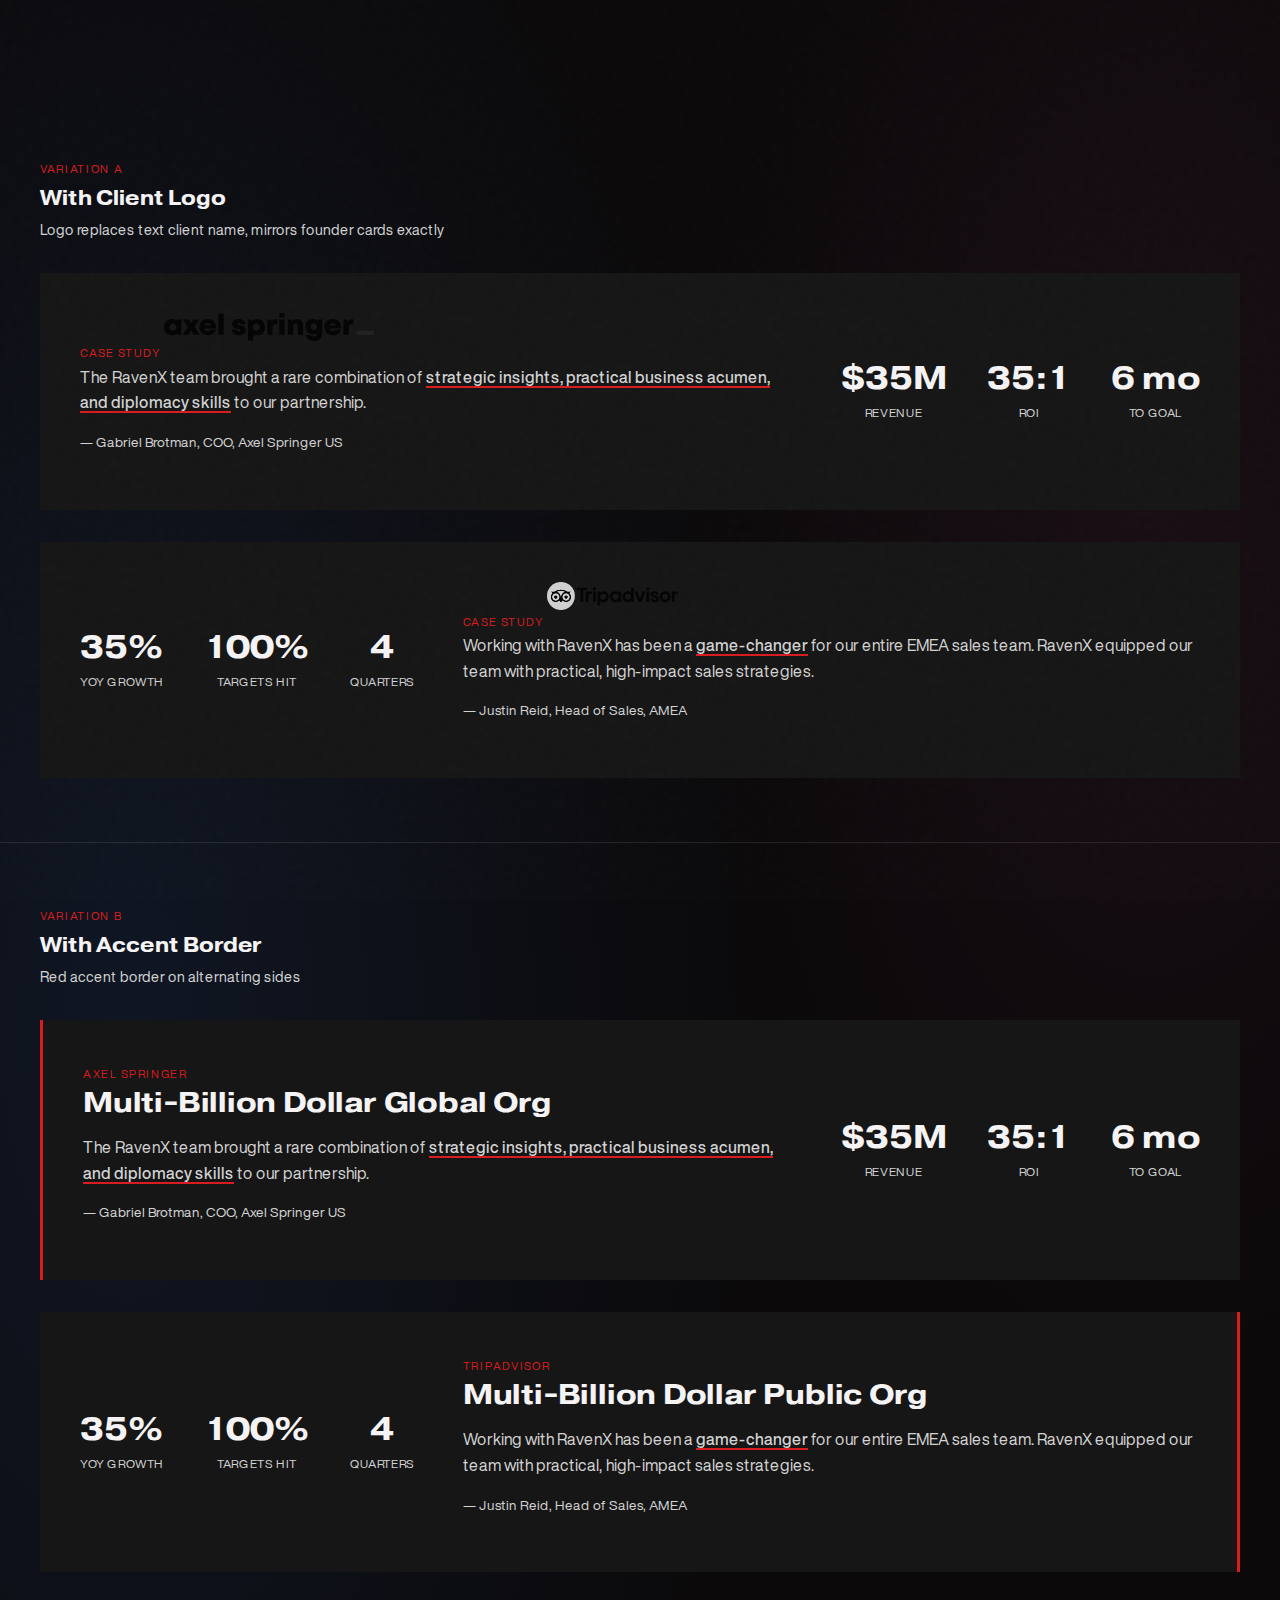
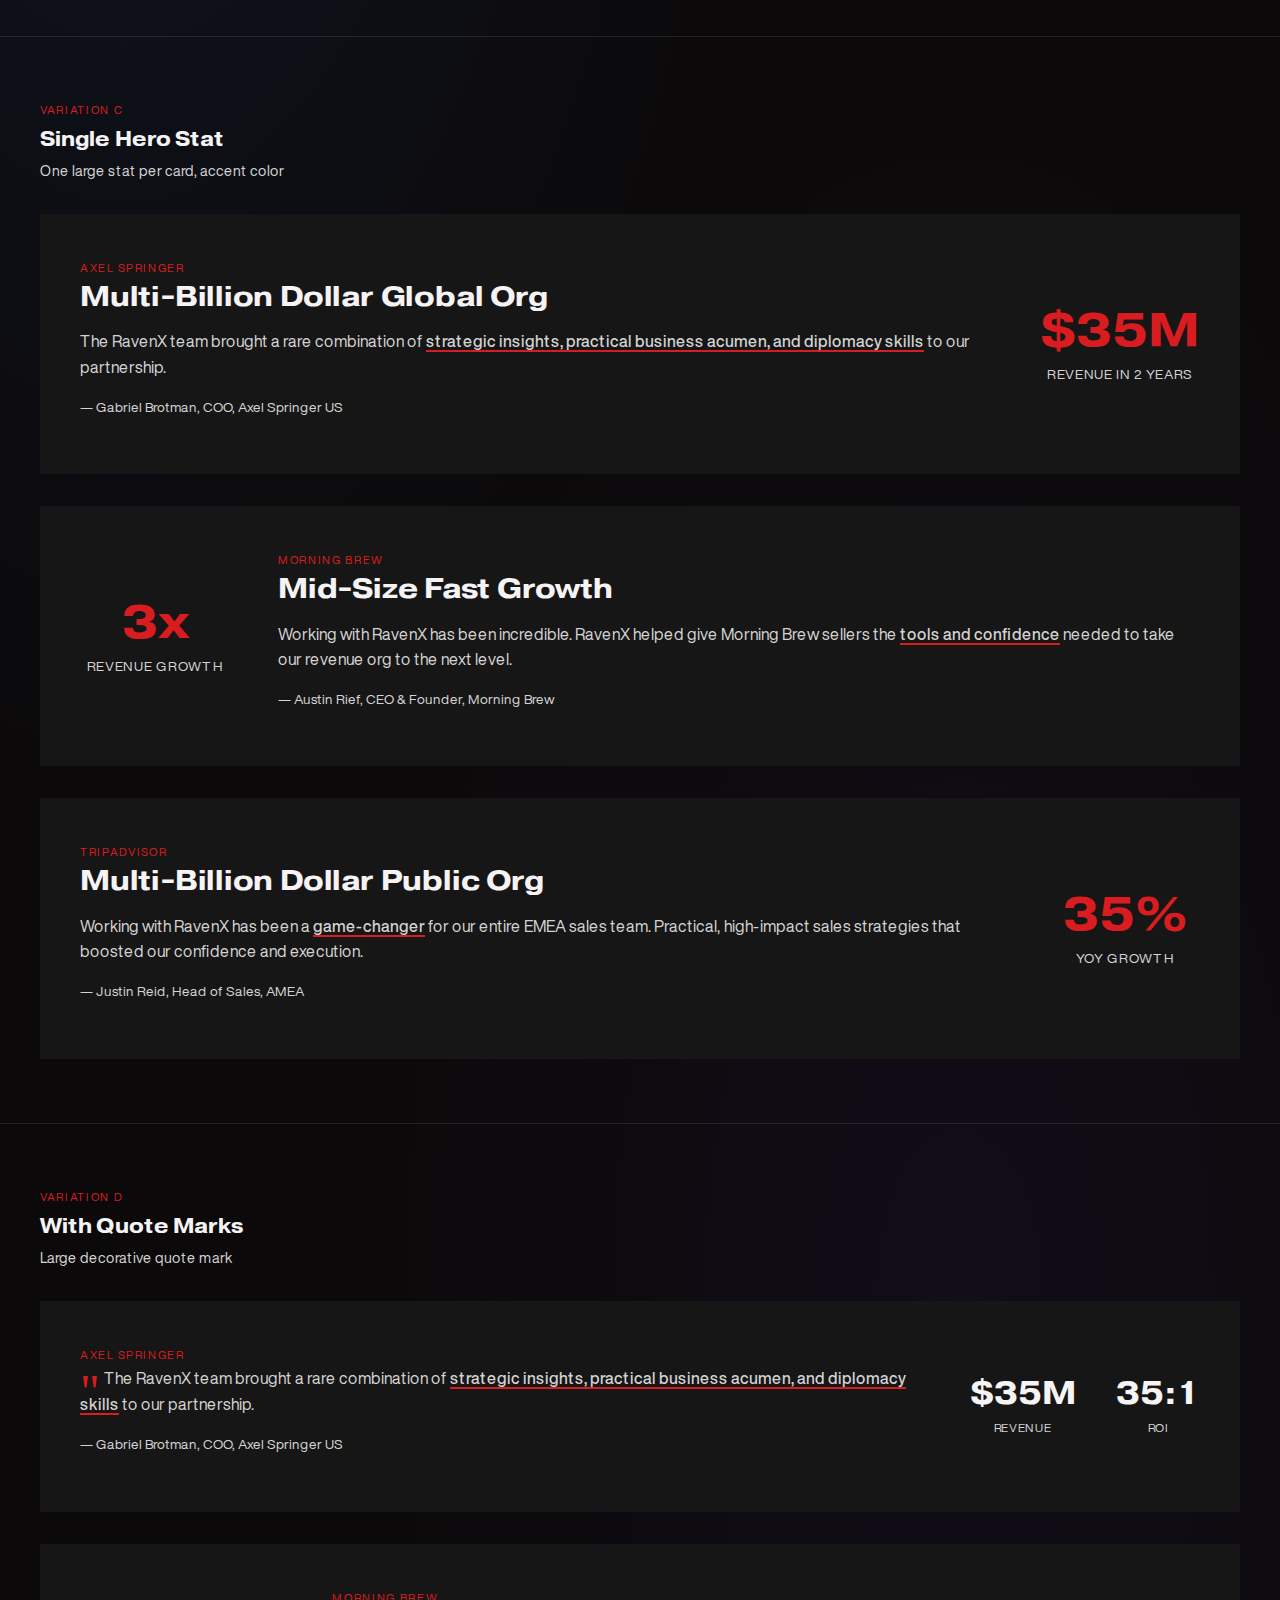
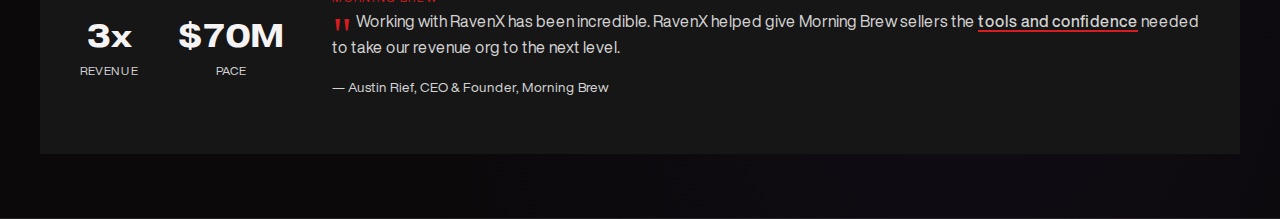
<file: case-study-options.html>
<!DOCTYPE html>
<html lang="en">
<head>
    <meta charset="UTF-8">
    <meta name="viewport" content="width=device-width, initial-scale=1.0">
    <title>Case Study Style Options</title>
    <link rel="stylesheet" href="styles.css">
    <style>
        body {
            padding-top: 6rem;
        }

        .style-section {
            padding: 4rem 0;
            border-bottom: 1px solid rgba(255,255,255,0.1);
        }

        .style-label {
            color: var(--color-accent);
            font-size: 0.7rem;
            text-transform: uppercase;
            letter-spacing: 0.15em;
            margin-bottom: 0.5rem;
        }

        .style-title {
            font-size: 1.25rem;
            margin-bottom: 0.5rem;
        }

        .style-desc {
            color: var(--color-text-secondary);
            margin-bottom: 2rem;
            font-size: 0.9rem;
        }

        /* ============================================
           CASE STUDY CARDS (mirrors founder-card)
           ============================================ */
        .case-studies {
            display: flex;
            flex-direction: column;
            gap: 2rem;
        }

        .case-card {
            display: grid;
            grid-template-columns: 1fr auto;
            gap: 3rem;
            padding: 2.5rem;
            background: var(--color-surface);
            align-items: center;
        }

        .case-card.reverse {
            grid-template-columns: auto 1fr;
        }

        .case-card.reverse .case-info {
            order: 2;
        }

        .case-card.reverse .case-stats {
            order: 1;
        }

        .case-info .client-label {
            font-size: 0.7rem;
            text-transform: uppercase;
            letter-spacing: 0.15em;
            color: var(--color-accent);
            margin-bottom: 0.75rem;
        }

        .case-info .client-name {
            font-family: var(--font-heading);
            font-size: 1.75rem;
            font-weight: 600;
            margin-bottom: 1rem;
        }

        .case-info .case-quote {
            color: var(--color-text-secondary);
            font-size: 1rem;
            line-height: 1.6;
            margin-bottom: 1rem;
        }

        .case-info .case-quote .highlight {
            color: var(--color-text);
            font-weight: 500;
        }

        .case-info .attribution {
            font-size: 0.85rem;
            color: var(--color-text-secondary);
        }

        .case-stats {
            display: flex;
            gap: 2.5rem;
        }

        .case-stats .stat-item {
            text-align: center;
        }

        .case-stats .stat-value {
            display: block;
            font-family: var(--font-heading);
            font-size: 2rem;
            font-weight: 700;
            color: var(--color-text);
            line-height: 1.1;
        }

        .case-stats .stat-label {
            display: block;
            font-size: 0.75rem;
            text-transform: uppercase;
            letter-spacing: 0.05em;
            color: var(--color-text-secondary);
            margin-top: 0.25rem;
        }

        /* ============================================
           VARIATION A: With Logo
           ============================================ */
        .var-a .case-info .client-logo {
            height: 28px;
            margin-bottom: 1rem;
            filter: grayscale(100%) brightness(2);
            opacity: 0.8;
        }

        /* ============================================
           VARIATION B: Accent border
           ============================================ */
        .var-b .case-card {
            border-left: 3px solid var(--color-accent);
        }

        .var-b .case-card.reverse {
            border-left: none;
            border-right: 3px solid var(--color-accent);
        }

        /* ============================================
           VARIATION C: Compact single stat
           ============================================ */
        .var-c .case-stats {
            flex-direction: column;
            gap: 0.25rem;
            text-align: right;
            min-width: 150px;
        }

        .var-c .case-stats .stat-value {
            font-size: 3rem;
            color: var(--color-accent);
        }

        .var-c .case-stats .stat-label {
            font-size: 0.85rem;
        }

        .var-c .case-card.reverse .case-stats {
            text-align: left;
        }

        /* ============================================
           VARIATION D: Quote marks
           ============================================ */
        .var-d .case-quote::before {
            content: '"';
            color: var(--color-accent);
            font-size: 3rem;
            font-family: Georgia, serif;
            line-height: 0;
            vertical-align: -0.5em;
            margin-right: 0.25rem;
        }
    </style>
</head>
<body>

    <!-- VARIATION A: With Client Logo -->
    <section class="style-section var-a">
        <div class="container">
            <p class="style-label">Variation A</p>
            <h2 class="style-title">With Client Logo</h2>
            <p class="style-desc">Logo replaces text client name, mirrors founder cards exactly</p>

            <div class="case-studies">
                <div class="case-card">
                    <div class="case-info">
                        <span class="client-label">Case Study</span>
                        <img src="assets/logos/axel_springer.svg" alt="Axel Springer" class="client-logo">
                        <p class="case-quote">The RavenX team brought a rare combination of <span class="highlight">strategic insights, practical business acumen, and diplomacy skills</span> to our partnership.</p>
                        <p class="attribution">— Gabriel Brotman, COO, Axel Springer US</p>
                    </div>
                    <div class="case-stats">
                        <div class="stat-item">
                            <span class="stat-value">$35M</span>
                            <span class="stat-label">Revenue</span>
                        </div>
                        <div class="stat-item">
                            <span class="stat-value">35:1</span>
                            <span class="stat-label">ROI</span>
                        </div>
                        <div class="stat-item">
                            <span class="stat-value">6 mo</span>
                            <span class="stat-label">To Goal</span>
                        </div>
                    </div>
                </div>

                <div class="case-card reverse">
                    <div class="case-info">
                        <span class="client-label">Case Study</span>
                        <img src="assets/logos/tripadvisor.svg" alt="Tripadvisor" class="client-logo">
                        <p class="case-quote">Working with RavenX has been a <span class="highlight">game-changer</span> for our entire EMEA sales team. RavenX equipped our team with practical, high-impact sales strategies.</p>
                        <p class="attribution">— Justin Reid, Head of Sales, AMEA</p>
                    </div>
                    <div class="case-stats">
                        <div class="stat-item">
                            <span class="stat-value">35%</span>
                            <span class="stat-label">YoY Growth</span>
                        </div>
                        <div class="stat-item">
                            <span class="stat-value">100%</span>
                            <span class="stat-label">Targets Hit</span>
                        </div>
                        <div class="stat-item">
                            <span class="stat-value">4</span>
                            <span class="stat-label">Quarters</span>
                        </div>
                    </div>
                </div>
            </div>
        </div>
    </section>

    <!-- VARIATION B: Accent Border -->
    <section class="style-section var-b">
        <div class="container">
            <p class="style-label">Variation B</p>
            <h2 class="style-title">With Accent Border</h2>
            <p class="style-desc">Red accent border on alternating sides</p>

            <div class="case-studies">
                <div class="case-card">
                    <div class="case-info">
                        <span class="client-label">Axel Springer</span>
                        <h3 class="client-name">Multi-Billion Dollar Global Org</h3>
                        <p class="case-quote">The RavenX team brought a rare combination of <span class="highlight">strategic insights, practical business acumen, and diplomacy skills</span> to our partnership.</p>
                        <p class="attribution">— Gabriel Brotman, COO, Axel Springer US</p>
                    </div>
                    <div class="case-stats">
                        <div class="stat-item">
                            <span class="stat-value">$35M</span>
                            <span class="stat-label">Revenue</span>
                        </div>
                        <div class="stat-item">
                            <span class="stat-value">35:1</span>
                            <span class="stat-label">ROI</span>
                        </div>
                        <div class="stat-item">
                            <span class="stat-value">6 mo</span>
                            <span class="stat-label">To Goal</span>
                        </div>
                    </div>
                </div>

                <div class="case-card reverse">
                    <div class="case-info">
                        <span class="client-label">Tripadvisor</span>
                        <h3 class="client-name">Multi-Billion Dollar Public Org</h3>
                        <p class="case-quote">Working with RavenX has been a <span class="highlight">game-changer</span> for our entire EMEA sales team. RavenX equipped our team with practical, high-impact sales strategies.</p>
                        <p class="attribution">— Justin Reid, Head of Sales, AMEA</p>
                    </div>
                    <div class="case-stats">
                        <div class="stat-item">
                            <span class="stat-value">35%</span>
                            <span class="stat-label">YoY Growth</span>
                        </div>
                        <div class="stat-item">
                            <span class="stat-value">100%</span>
                            <span class="stat-label">Targets Hit</span>
                        </div>
                        <div class="stat-item">
                            <span class="stat-value">4</span>
                            <span class="stat-label">Quarters</span>
                        </div>
                    </div>
                </div>
            </div>
        </div>
    </section>

    <!-- VARIATION C: Single Big Stat -->
    <section class="style-section var-c">
        <div class="container">
            <p class="style-label">Variation C</p>
            <h2 class="style-title">Single Hero Stat</h2>
            <p class="style-desc">One large stat per card, accent color</p>

            <div class="case-studies">
                <div class="case-card">
                    <div class="case-info">
                        <span class="client-label">Axel Springer</span>
                        <h3 class="client-name">Multi-Billion Dollar Global Org</h3>
                        <p class="case-quote">The RavenX team brought a rare combination of <span class="highlight">strategic insights, practical business acumen, and diplomacy skills</span> to our partnership.</p>
                        <p class="attribution">— Gabriel Brotman, COO, Axel Springer US</p>
                    </div>
                    <div class="case-stats">
                        <div class="stat-item">
                            <span class="stat-value">$35M</span>
                            <span class="stat-label">Revenue in 2 Years</span>
                        </div>
                    </div>
                </div>

                <div class="case-card reverse">
                    <div class="case-info">
                        <span class="client-label">Morning Brew</span>
                        <h3 class="client-name">Mid-Size Fast Growth</h3>
                        <p class="case-quote">Working with RavenX has been incredible. RavenX helped give Morning Brew sellers the <span class="highlight">tools and confidence</span> needed to take our revenue org to the next level.</p>
                        <p class="attribution">— Austin Rief, CEO & Founder, Morning Brew</p>
                    </div>
                    <div class="case-stats">
                        <div class="stat-item">
                            <span class="stat-value">3x</span>
                            <span class="stat-label">Revenue Growth</span>
                        </div>
                    </div>
                </div>

                <div class="case-card">
                    <div class="case-info">
                        <span class="client-label">Tripadvisor</span>
                        <h3 class="client-name">Multi-Billion Dollar Public Org</h3>
                        <p class="case-quote">Working with RavenX has been a <span class="highlight">game-changer</span> for our entire EMEA sales team. Practical, high-impact sales strategies that boosted our confidence and execution.</p>
                        <p class="attribution">— Justin Reid, Head of Sales, AMEA</p>
                    </div>
                    <div class="case-stats">
                        <div class="stat-item">
                            <span class="stat-value">35%</span>
                            <span class="stat-label">YoY Growth</span>
                        </div>
                    </div>
                </div>
            </div>
        </div>
    </section>

    <!-- VARIATION D: Quote Marks -->
    <section class="style-section var-d">
        <div class="container">
            <p class="style-label">Variation D</p>
            <h2 class="style-title">With Quote Marks</h2>
            <p class="style-desc">Large decorative quote mark</p>

            <div class="case-studies">
                <div class="case-card">
                    <div class="case-info">
                        <span class="client-label">Axel Springer</span>
                        <p class="case-quote">The RavenX team brought a rare combination of <span class="highlight">strategic insights, practical business acumen, and diplomacy skills</span> to our partnership.</p>
                        <p class="attribution">— Gabriel Brotman, COO, Axel Springer US</p>
                    </div>
                    <div class="case-stats">
                        <div class="stat-item">
                            <span class="stat-value">$35M</span>
                            <span class="stat-label">Revenue</span>
                        </div>
                        <div class="stat-item">
                            <span class="stat-value">35:1</span>
                            <span class="stat-label">ROI</span>
                        </div>
                    </div>
                </div>

                <div class="case-card reverse">
                    <div class="case-info">
                        <span class="client-label">Morning Brew</span>
                        <p class="case-quote">Working with RavenX has been incredible. RavenX helped give Morning Brew sellers the <span class="highlight">tools and confidence</span> needed to take our revenue org to the next level.</p>
                        <p class="attribution">— Austin Rief, CEO & Founder, Morning Brew</p>
                    </div>
                    <div class="case-stats">
                        <div class="stat-item">
                            <span class="stat-value">3x</span>
                            <span class="stat-label">Revenue</span>
                        </div>
                        <div class="stat-item">
                            <span class="stat-value">$70M</span>
                            <span class="stat-label">Pace</span>
                        </div>
                    </div>
                </div>
            </div>
        </div>
    </section>

</body>
</html>
</file>
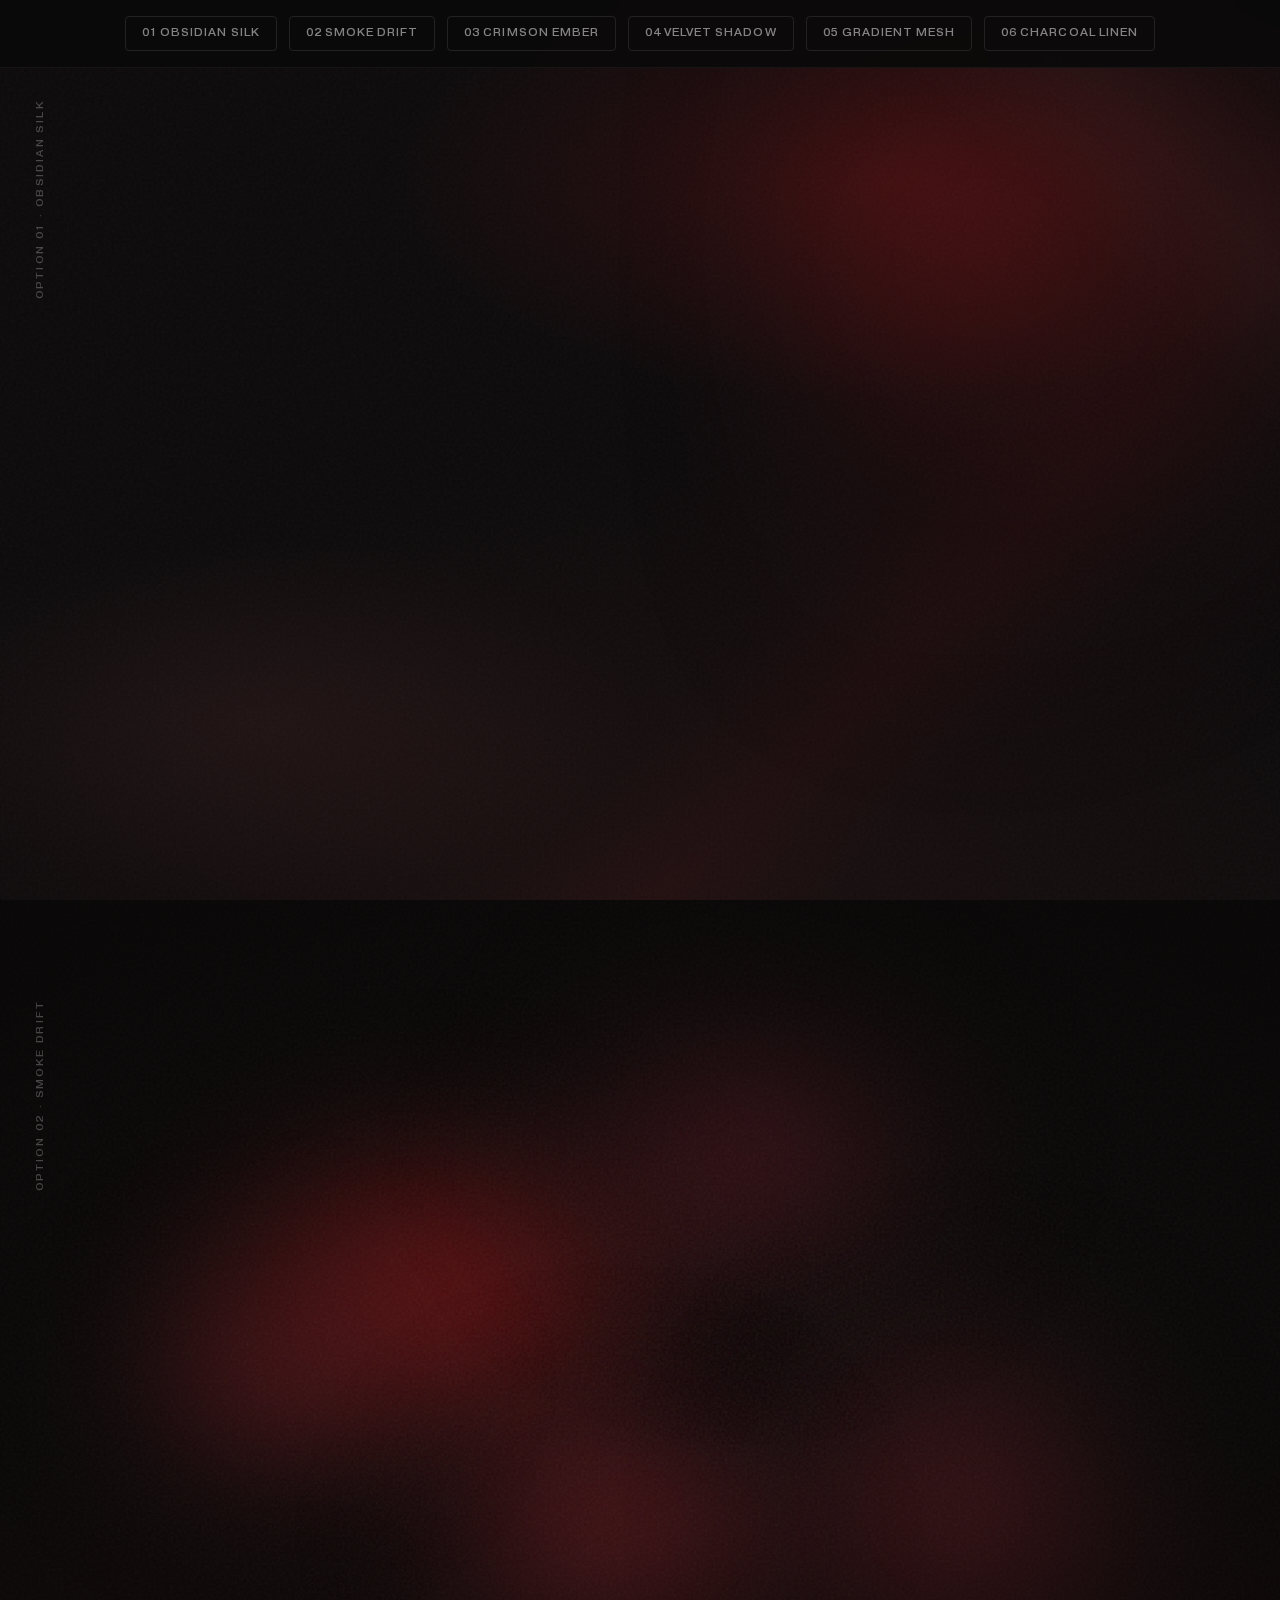
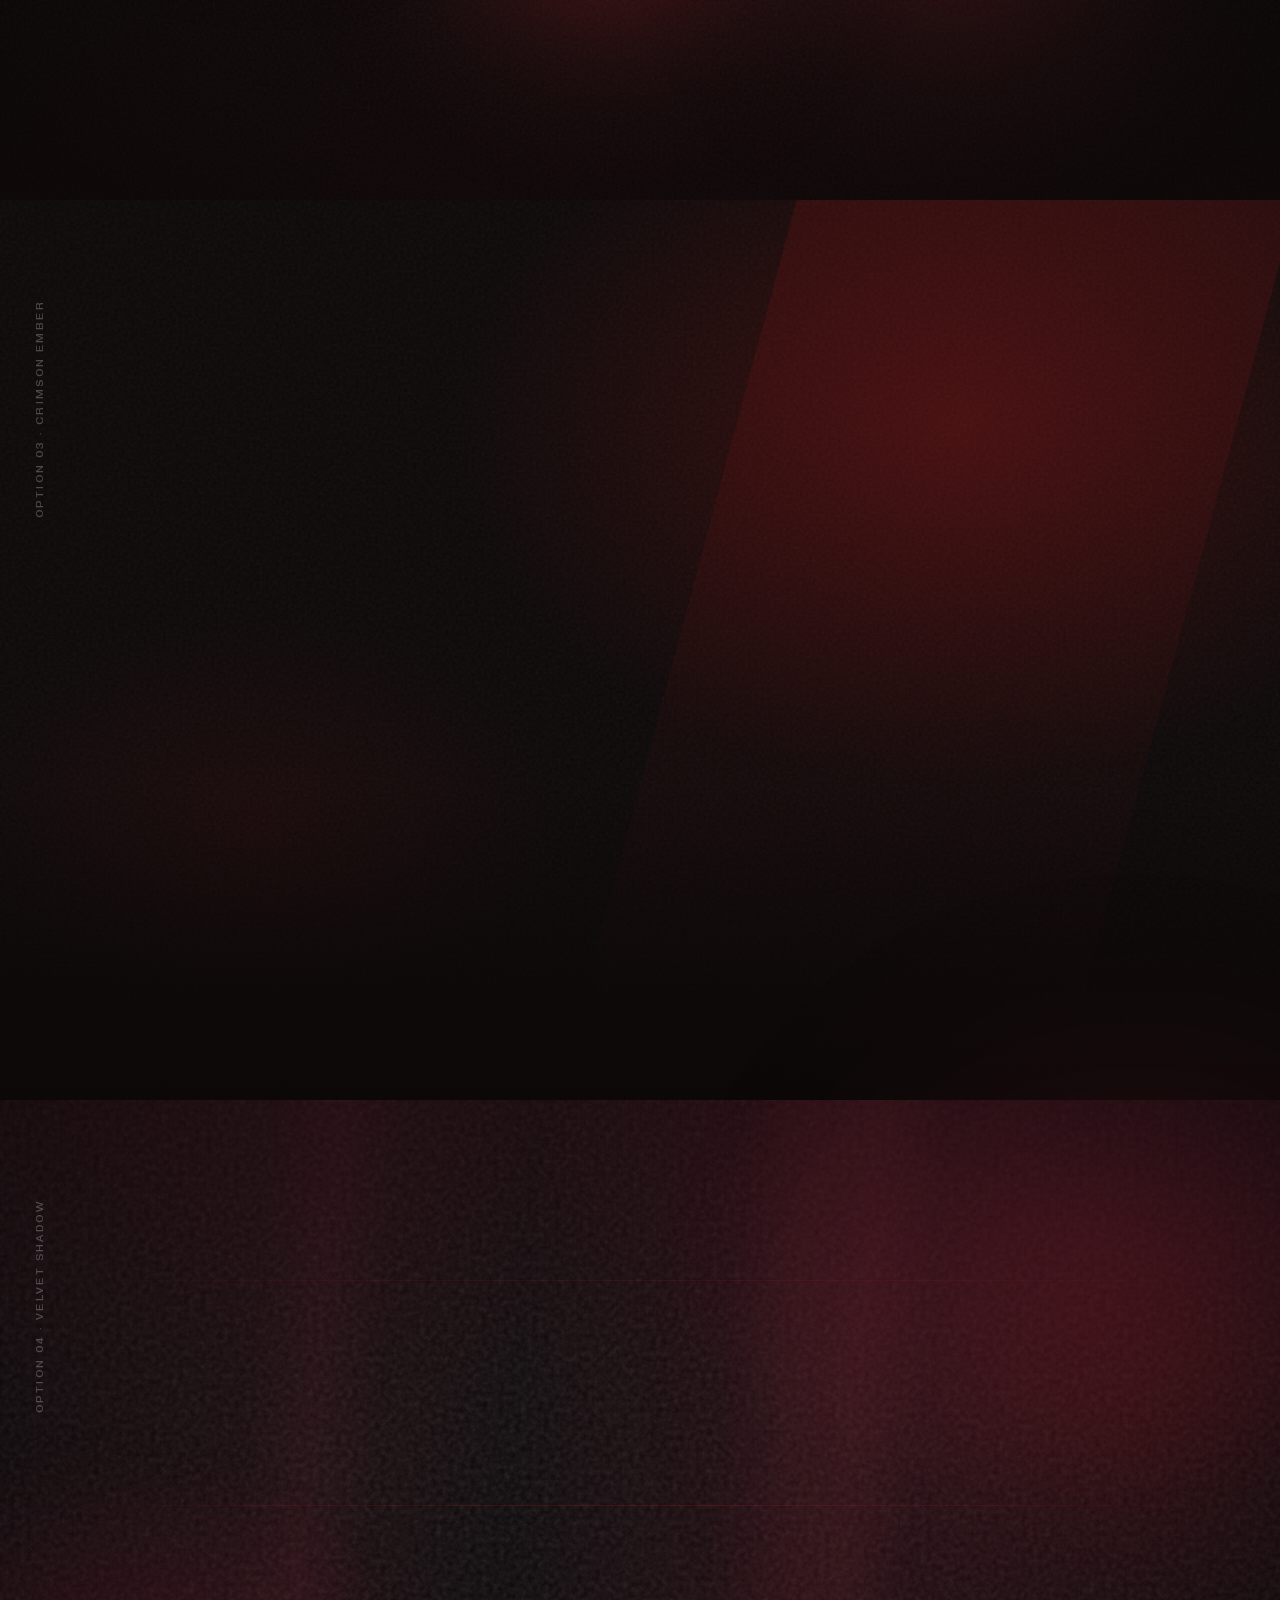
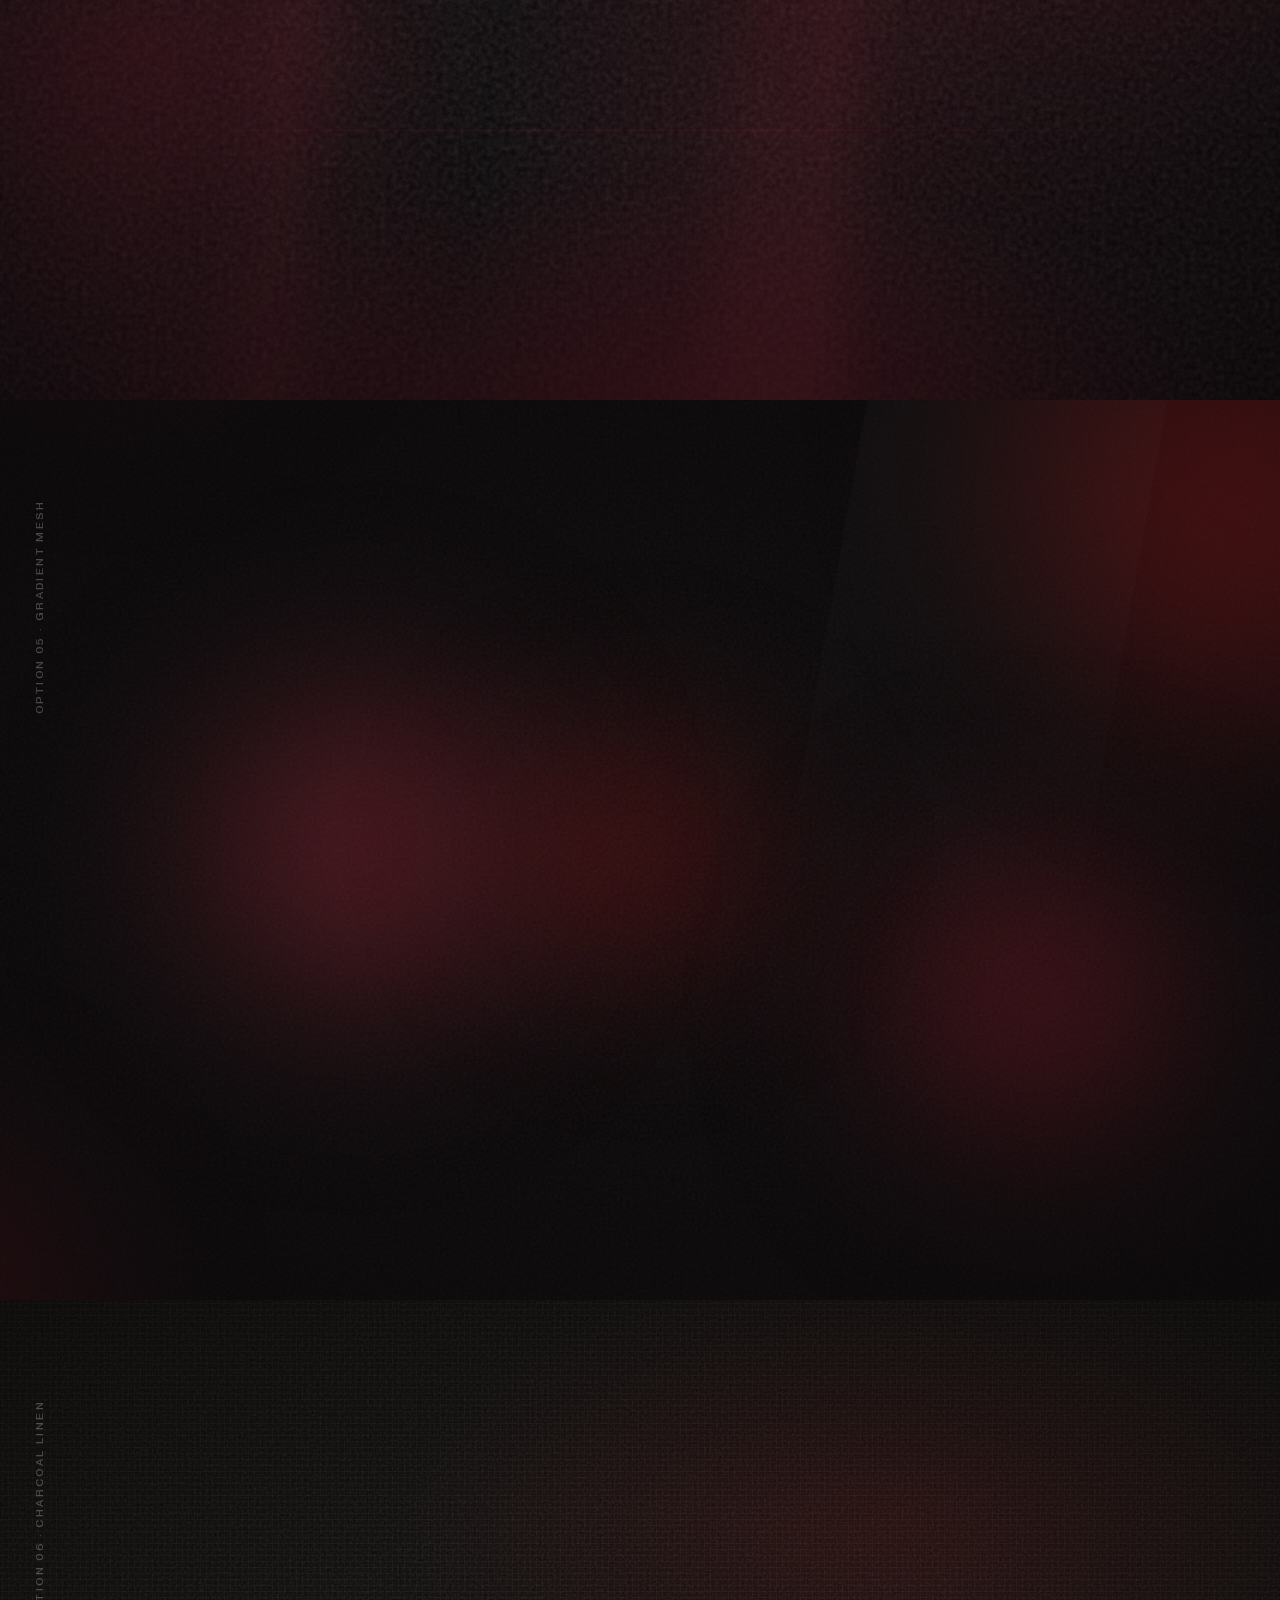
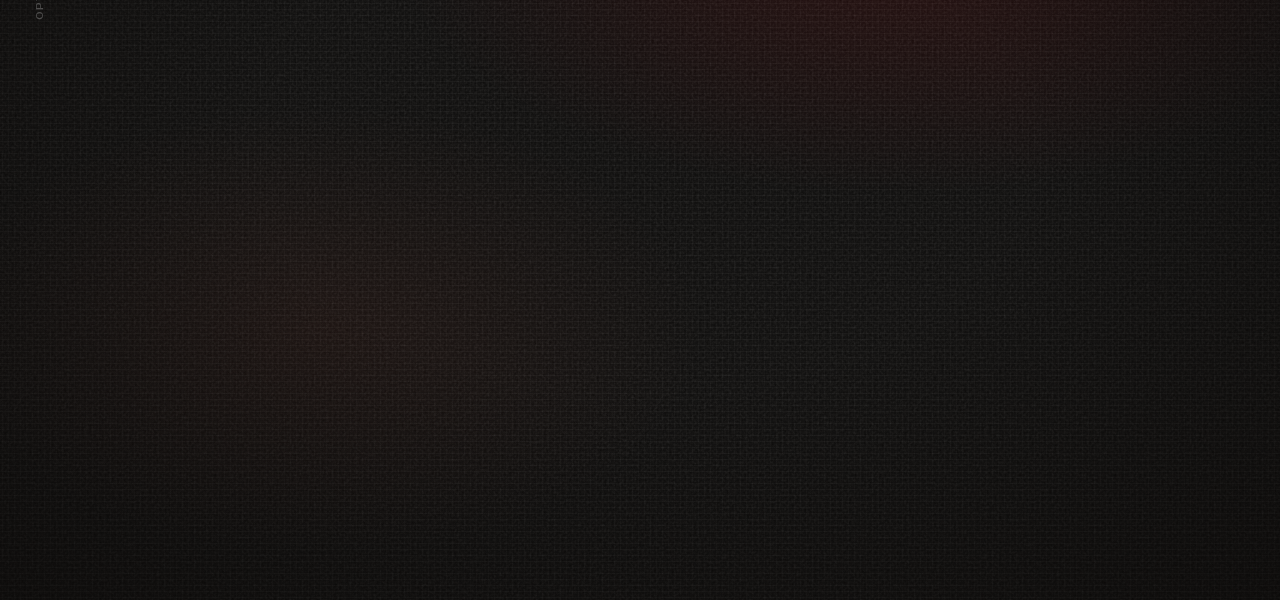
<file: hero-explorations.html>
<!DOCTYPE html>
<html lang="en">
<head>
    <meta charset="UTF-8">
    <meta name="viewport" content="width=device-width, initial-scale=1.0">
    <title>RavenX Hero Explorations | Background Textures</title>
    <link rel="stylesheet" href="styles.css">
    <style>
        /* ═══════════════════════════════════════════════════════════════
           EXPLORATION NAV + SCROLL BEHAVIOR ONLY
           ═══════════════════════════════════════════════════════════════ */

        html {
            scroll-behavior: smooth;
            scroll-snap-type: y mandatory;
        }

        /* Disable the global body background so each section controls its own */
        body {
            background-color: #0B090A;
            background-image: none;
        }

        body::after {
            display: none;
        }

        /* Navigation for exploration */
        .exp-nav {
            position: fixed;
            top: 0;
            left: 0;
            right: 0;
            z-index: 1001;
            padding: 1rem 2rem;
            display: flex;
            justify-content: center;
            gap: 0.75rem;
            flex-wrap: wrap;
            background: rgba(11, 9, 10, 0.95);
            backdrop-filter: blur(20px);
            border-bottom: 1px solid rgba(255,255,255,0.05);
        }

        .exp-nav a {
            color: rgba(255,255,255,0.5);
            text-decoration: none;
            font-family: var(--font-heading);
            font-size: 0.65rem;
            text-transform: uppercase;
            letter-spacing: 0.1em;
            padding: 0.5rem 1rem;
            border: 1px solid rgba(255,255,255,0.1);
            border-radius: 4px;
            transition: all 0.3s ease;
        }

        .exp-nav a:hover {
            color: #fff;
            border-color: var(--color-accent);
            background: rgba(217, 28, 31, 0.1);
        }

        /* Make each hero a scroll-snap section */
        .hero {
            scroll-snap-align: start;
            position: relative;
        }

        /* Hide the default hero ::before glow */
        .hero::before {
            display: none;
        }

        /* Option label */
        .exp-label {
            position: absolute;
            top: 100px;
            left: 2rem;
            font-family: var(--font-heading);
            font-size: 0.6rem;
            text-transform: uppercase;
            letter-spacing: 0.25em;
            color: rgba(255,255,255,0.25);
            writing-mode: vertical-rl;
            transform: rotate(180deg);
            z-index: 20;
        }

        /* ═══════════════════════════════════════════════════════════════
           OPTION 1: OBSIDIAN SILK
           ═══════════════════════════════════════════════════════════════ */

        #option-1 {
            background: var(--color-bg);
        }

        #option-1 .bg-layer {
            position: absolute;
            inset: 0;
            background:
                radial-gradient(ellipse 80% 50% at 70% 20%, rgba(217, 28, 31, 0.18) 0%, transparent 50%),
                radial-gradient(ellipse 60% 40% at 20% 80%, rgba(139, 69, 69, 0.12) 0%, transparent 50%),
                radial-gradient(ellipse 100% 80% at 50% 100%, rgba(30, 15, 15, 0.8) 0%, transparent 60%);
            z-index: 1;
        }

        #option-1 .noise-layer {
            position: absolute;
            inset: 0;
            background-image: url("data:image/svg+xml,%3Csvg viewBox='0 0 400 400' xmlns='http://www.w3.org/2000/svg'%3E%3Cfilter id='noise'%3E%3CfeTurbulence type='fractalNoise' baseFrequency='0.8' numOctaves='4' stitchTiles='stitch'/%3E%3C/filter%3E%3Crect width='100%25' height='100%25' filter='url(%23noise)' opacity='0.04'/%3E%3C/svg%3E");
            z-index: 2;
            pointer-events: none;
        }

        #option-1 .silk-wave {
            position: absolute;
            top: 0;
            left: 0;
            width: 200%;
            height: 100%;
            background:
                linear-gradient(135deg, transparent 40%, rgba(217, 28, 31, 0.04) 45%, transparent 50%),
                linear-gradient(225deg, transparent 40%, rgba(255, 255, 255, 0.02) 45%, transparent 50%);
            animation: silkFlow 20s ease-in-out infinite;
            z-index: 3;
        }

        @keyframes silkFlow {
            0%, 100% { transform: translateX(-25%) skewX(-5deg); }
            50% { transform: translateX(0%) skewX(5deg); }
        }

        #option-1 .luxury-orb {
            position: absolute;
            width: 700px;
            height: 700px;
            right: -15%;
            top: 5%;
            background: radial-gradient(circle at 30% 30%,
                rgba(217, 28, 31, 0.2) 0%,
                rgba(139, 20, 20, 0.1) 30%,
                transparent 70%);
            filter: blur(80px);
            z-index: 2;
            animation: orbFloat 15s ease-in-out infinite;
        }

        @keyframes orbFloat {
            0%, 100% { transform: translate(0, 0) scale(1); }
            50% { transform: translate(-30px, 20px) scale(1.05); }
        }

        /* ═══════════════════════════════════════════════════════════════
           OPTION 2: SMOKE DRIFT
           ═══════════════════════════════════════════════════════════════ */

        #option-2 {
            background: #080606;
            overflow: hidden;
        }

        #option-2 .smoke-layer {
            position: absolute;
            inset: 0;
            z-index: 1;
            overflow: visible;
        }

        #option-2 .smoke {
            position: absolute;
            border-radius: 50%;
            filter: blur(60px);
            animation: smokeDrift 20s ease-in-out infinite;
        }

        #option-2 .smoke:nth-child(1) {
            width: 600px;
            height: 400px;
            background: radial-gradient(ellipse, rgba(217, 28, 31, 0.5) 0%, rgba(217, 28, 31, 0.2) 40%, transparent 70%);
            top: 20%;
            left: 10%;
            animation-delay: 0s;
        }

        #option-2 .smoke:nth-child(2) {
            width: 500px;
            height: 500px;
            background: radial-gradient(ellipse, rgba(120, 30, 40, 0.6) 0%, rgba(80, 20, 25, 0.3) 40%, transparent 70%);
            top: 40%;
            right: 5%;
            animation-delay: -5s;
            animation-duration: 25s;
        }

        #option-2 .smoke:nth-child(3) {
            width: 450px;
            height: 350px;
            background: radial-gradient(ellipse, rgba(180, 40, 50, 0.5) 0%, rgba(139, 30, 40, 0.25) 40%, transparent 70%);
            bottom: 10%;
            left: 30%;
            animation-delay: -10s;
            animation-duration: 22s;
        }

        #option-2 .smoke:nth-child(4) {
            width: 550px;
            height: 400px;
            background: radial-gradient(ellipse, rgba(100, 25, 35, 0.7) 0%, rgba(60, 15, 20, 0.35) 40%, transparent 70%);
            top: 5%;
            right: 20%;
            animation-delay: -15s;
            animation-duration: 28s;
        }

        #option-2 .smoke:nth-child(5) {
            width: 400px;
            height: 300px;
            background: radial-gradient(ellipse, rgba(150, 35, 45, 0.55) 0%, rgba(100, 25, 30, 0.3) 40%, transparent 70%);
            bottom: 30%;
            left: 5%;
            animation-delay: -8s;
            animation-duration: 24s;
        }

        @keyframes smokeDrift {
            0%, 100% {
                transform: translate(0, 0) scale(1);
            }
            50% {
                transform: translate(60px, -30px) scale(1.1);
            }
        }

        #option-2 .noise-layer {
            position: absolute;
            inset: 0;
            background-image: url("data:image/svg+xml,%3Csvg viewBox='0 0 400 400' xmlns='http://www.w3.org/2000/svg'%3E%3Cfilter id='noise'%3E%3CfeTurbulence type='fractalNoise' baseFrequency='0.8' numOctaves='4' stitchTiles='stitch'/%3E%3C/filter%3E%3Crect width='100%25' height='100%25' filter='url(%23noise)' opacity='0.08'/%3E%3C/svg%3E");
            z-index: 3;
            pointer-events: none;
        }

        #option-2 .vignette {
            position: absolute;
            inset: 0;
            background: radial-gradient(ellipse 70% 60% at 50% 50%, transparent 20%, rgba(8, 6, 6, 0.7) 100%);
            z-index: 4;
            pointer-events: none;
        }

        #option-2 .glow-accent {
            position: absolute;
            bottom: 0;
            left: 0;
            right: 0;
            height: 40%;
            background: linear-gradient(to top, rgba(217, 28, 31, 0.08) 0%, transparent 100%);
            z-index: 2;
        }

        /* ═══════════════════════════════════════════════════════════════
           OPTION 3: CRIMSON EMBER
           ═══════════════════════════════════════════════════════════════ */

        #option-3 {
            background: #0C0808;
        }

        #option-3 .bg-layer {
            position: absolute;
            inset: 0;
            background:
                radial-gradient(ellipse 80% 80% at 75% 25%, rgba(217, 28, 31, 0.22) 0%, transparent 50%),
                radial-gradient(ellipse 50% 50% at 20% 70%, rgba(139, 20, 20, 0.12) 0%, transparent 50%);
            z-index: 1;
        }

        #option-3 .noise-layer {
            position: absolute;
            inset: 0;
            background-image: url("data:image/svg+xml,%3Csvg viewBox='0 0 400 400' xmlns='http://www.w3.org/2000/svg'%3E%3Cfilter id='noise'%3E%3CfeTurbulence type='fractalNoise' baseFrequency='0.7' numOctaves='4' stitchTiles='stitch'/%3E%3C/filter%3E%3Crect width='100%25' height='100%25' filter='url(%23noise)' opacity='0.05'/%3E%3C/svg%3E");
            z-index: 2;
            pointer-events: none;
        }

        #option-3 .ember-field {
            position: absolute;
            inset: 0;
            z-index: 3;
            overflow: hidden;
        }

        #option-3 .ember {
            position: absolute;
            width: 2px;
            height: 2px;
            background: var(--color-accent);
            border-radius: 50%;
            opacity: 0;
            animation: emberRise 8s ease-out infinite;
        }

        @keyframes emberRise {
            0% { opacity: 0; transform: translateY(100vh) scale(0.5); }
            10% { opacity: 0.7; }
            90% { opacity: 0.2; }
            100% { opacity: 0; transform: translateY(-20vh) scale(0); }
        }

        #option-3 .ember:nth-child(1) { left: 10%; animation-delay: 0s; }
        #option-3 .ember:nth-child(2) { left: 25%; animation-delay: 1.5s; animation-duration: 10s; }
        #option-3 .ember:nth-child(3) { left: 40%; animation-delay: 3s; animation-duration: 7s; }
        #option-3 .ember:nth-child(4) { left: 55%; animation-delay: 0.5s; animation-duration: 9s; }
        #option-3 .ember:nth-child(5) { left: 70%; animation-delay: 2s; animation-duration: 11s; }
        #option-3 .ember:nth-child(6) { left: 85%; animation-delay: 4s; animation-duration: 8s; }
        #option-3 .ember:nth-child(7) { left: 15%; animation-delay: 5s; animation-duration: 12s; }
        #option-3 .ember:nth-child(8) { left: 60%; animation-delay: 6s; animation-duration: 9s; }

        #option-3 .light-beam {
            position: absolute;
            top: 0;
            right: 10%;
            width: 500px;
            height: 120%;
            background: linear-gradient(180deg,
                rgba(217, 28, 31, 0.12) 0%,
                rgba(217, 28, 31, 0.04) 50%,
                transparent 100%);
            transform: skewX(-15deg);
            z-index: 2;
        }

        #option-3 .bottom-fog {
            position: absolute;
            bottom: 0;
            left: 0;
            right: 0;
            height: 35%;
            background: linear-gradient(to top,
                rgba(12, 8, 8, 1) 0%,
                rgba(12, 8, 8, 0.7) 40%,
                transparent 100%);
            z-index: 4;
        }

        /* ═══════════════════════════════════════════════════════════════
           OPTION 4: VELVET SHADOW (DEEP BURGUNDY FABRIC)
           ═══════════════════════════════════════════════════════════════ */

        #option-4 {
            background: linear-gradient(160deg, #12080A 0%, #0A0608 50%, #080406 100%);
        }

        #option-4 .bg-layer {
            position: absolute;
            inset: 0;
            background-image: url("data:image/svg+xml,%3Csvg viewBox='0 0 200 200' xmlns='http://www.w3.org/2000/svg'%3E%3Cfilter id='velvet'%3E%3CfeTurbulence type='fractalNoise' baseFrequency='0.8' numOctaves='5' stitchTiles='stitch'/%3E%3CfeColorMatrix type='saturate' values='0'/%3E%3C/filter%3E%3Crect width='100%25' height='100%25' filter='url(%23velvet)' opacity='0.15'/%3E%3C/svg%3E");
            z-index: 1;
        }

        #option-4 .gradient-layer {
            position: absolute;
            inset: 0;
            background:
                radial-gradient(ellipse 100% 70% at 50% 110%, rgba(80, 20, 30, 0.7) 0%, transparent 50%),
                radial-gradient(ellipse 70% 60% at 85% 15%, rgba(120, 30, 50, 0.35) 0%, transparent 50%),
                radial-gradient(ellipse 50% 40% at 10% 60%, rgba(100, 25, 40, 0.25) 0%, transparent 50%),
                linear-gradient(180deg, rgba(80, 20, 35, 0.2) 0%, transparent 30%);
            z-index: 2;
        }

        /* Velvet fabric fold effect */
        #option-4 .velvet-folds {
            position: absolute;
            inset: 0;
            z-index: 3;
            background:
                linear-gradient(95deg,
                    transparent 0%,
                    rgba(139, 35, 50, 0.08) 20%,
                    rgba(180, 50, 70, 0.12) 25%,
                    rgba(139, 35, 50, 0.06) 30%,
                    transparent 40%,
                    rgba(100, 25, 40, 0.1) 55%,
                    rgba(150, 40, 55, 0.15) 60%,
                    rgba(100, 25, 40, 0.08) 65%,
                    transparent 80%
                ),
                linear-gradient(275deg,
                    transparent 0%,
                    rgba(120, 30, 45, 0.1) 30%,
                    rgba(160, 45, 60, 0.18) 35%,
                    rgba(120, 30, 45, 0.08) 40%,
                    transparent 60%
                );
        }

        #option-4 .bloom {
            position: absolute;
            width: 800px;
            height: 800px;
            right: -20%;
            top: -15%;
            background: radial-gradient(circle,
                rgba(217, 28, 31, 0.25) 0%,
                rgba(160, 30, 50, 0.15) 30%,
                rgba(100, 20, 35, 0.08) 50%,
                transparent 70%);
            filter: blur(80px);
            z-index: 4;
        }

        #option-4 .bloom-secondary {
            position: absolute;
            width: 600px;
            height: 600px;
            left: -15%;
            bottom: -10%;
            background: radial-gradient(circle,
                rgba(140, 25, 45, 0.2) 0%,
                rgba(100, 20, 35, 0.1) 40%,
                transparent 70%);
            filter: blur(60px);
            z-index: 4;
        }

        #option-4 .luxury-lines {
            position: absolute;
            inset: 0;
            z-index: 5;
            overflow: hidden;
        }

        #option-4 .h-line {
            position: absolute;
            left: 0;
            right: 0;
            height: 1px;
            background: linear-gradient(90deg,
                transparent 5%,
                rgba(217, 28, 31, 0.15) 20%,
                rgba(217, 28, 31, 0.25) 50%,
                rgba(217, 28, 31, 0.15) 80%,
                transparent 95%);
        }

        #option-4 .h-line:nth-child(1) { top: 20%; opacity: 0.6; }
        #option-4 .h-line:nth-child(2) { top: 45%; opacity: 0.8; }
        #option-4 .h-line:nth-child(3) { top: 70%; opacity: 0.5; }

        /* Soft vignette for depth */
        #option-4 .vignette {
            position: absolute;
            inset: 0;
            background: radial-gradient(ellipse 80% 70% at 50% 50%, transparent 30%, rgba(8, 4, 6, 0.5) 100%);
            z-index: 6;
            pointer-events: none;
        }

        /* ═══════════════════════════════════════════════════════════════
           OPTION 5: GRADIENT MESH (SOFT ORGANIC)
           ═══════════════════════════════════════════════════════════════ */

        #option-5 {
            background: #0A0809;
            overflow: hidden;
        }

        #option-5 .mesh-container {
            position: absolute;
            inset: -20%;
            width: 140%;
            height: 140%;
            z-index: 1;
        }

        #option-5 .mesh-blob {
            position: absolute;
            border-radius: 50%;
            filter: blur(80px);
            animation: meshFloat 25s ease-in-out infinite;
        }

        #option-5 .mesh-blob:nth-child(1) {
            width: 700px;
            height: 700px;
            background: radial-gradient(circle, rgba(217, 28, 31, 0.6) 0%, rgba(217, 28, 31, 0.3) 40%, transparent 70%);
            top: -10%;
            right: -5%;
            animation-delay: 0s;
        }

        #option-5 .mesh-blob:nth-child(2) {
            width: 600px;
            height: 600px;
            background: radial-gradient(circle, rgba(160, 30, 50, 0.65) 0%, rgba(139, 20, 35, 0.3) 40%, transparent 70%);
            bottom: -15%;
            left: -10%;
            animation-delay: -8s;
            animation-duration: 30s;
        }

        #option-5 .mesh-blob:nth-child(3) {
            width: 500px;
            height: 500px;
            background: radial-gradient(circle, rgba(200, 50, 70, 0.45) 0%, rgba(180, 40, 60, 0.2) 40%, transparent 70%);
            top: 30%;
            left: 20%;
            animation-delay: -15s;
            animation-duration: 28s;
        }

        #option-5 .mesh-blob:nth-child(4) {
            width: 450px;
            height: 450px;
            background: radial-gradient(circle, rgba(130, 25, 40, 0.7) 0%, rgba(100, 15, 25, 0.35) 40%, transparent 70%);
            bottom: 20%;
            right: 15%;
            animation-delay: -5s;
            animation-duration: 22s;
        }

        #option-5 .mesh-blob:nth-child(5) {
            width: 350px;
            height: 350px;
            background: radial-gradient(circle, rgba(217, 28, 31, 0.4) 0%, rgba(217, 28, 31, 0.15) 40%, transparent 70%);
            top: 50%;
            left: 50%;
            transform: translate(-50%, -50%);
            animation-delay: -12s;
            animation-duration: 20s;
        }

        @keyframes meshFloat {
            0%, 100% {
                transform: translate(0, 0) scale(1);
            }
            25% {
                transform: translate(30px, -20px) scale(1.05);
            }
            50% {
                transform: translate(-20px, 30px) scale(0.95);
            }
            75% {
                transform: translate(-30px, -10px) scale(1.02);
            }
        }

        #option-5 .noise-layer {
            position: absolute;
            inset: 0;
            background-image: url("data:image/svg+xml,%3Csvg viewBox='0 0 400 400' xmlns='http://www.w3.org/2000/svg'%3E%3Cfilter id='noise'%3E%3CfeTurbulence type='fractalNoise' baseFrequency='0.75' numOctaves='4' stitchTiles='stitch'/%3E%3C/filter%3E%3Crect width='100%25' height='100%25' filter='url(%23noise)' opacity='0.06'/%3E%3C/svg%3E");
            z-index: 3;
            pointer-events: none;
        }

        #option-5 .soft-vignette {
            position: absolute;
            inset: 0;
            background: radial-gradient(ellipse 80% 70% at 50% 50%, transparent 30%, rgba(10, 8, 9, 0.6) 100%);
            z-index: 4;
            pointer-events: none;
        }

        /* Subtle light streak */
        #option-5 .light-streak {
            position: absolute;
            top: 0;
            right: 15%;
            width: 300px;
            height: 100%;
            background: linear-gradient(180deg,
                rgba(255, 255, 255, 0.03) 0%,
                rgba(255, 255, 255, 0.01) 30%,
                transparent 60%);
            transform: skewX(-10deg);
            z-index: 2;
        }

        /* ═══════════════════════════════════════════════════════════════
           OPTION 6: CHARCOAL LINEN
           ═══════════════════════════════════════════════════════════════ */

        #option-6 {
            background: #0B0A09;
        }

        /* Woven texture - horizontal threads */
        #option-6 .weave-h {
            position: absolute;
            inset: 0;
            z-index: 1;
            background: repeating-linear-gradient(
                0deg,
                transparent 0px,
                transparent 2px,
                rgba(255, 255, 255, 0.03) 2px,
                rgba(255, 255, 255, 0.03) 3px,
                transparent 3px,
                transparent 6px
            );
        }

        /* Woven texture - vertical threads */
        #option-6 .weave-v {
            position: absolute;
            inset: 0;
            z-index: 2;
            background: repeating-linear-gradient(
                90deg,
                transparent 0px,
                transparent 2px,
                rgba(255, 255, 255, 0.025) 2px,
                rgba(255, 255, 255, 0.025) 3px,
                transparent 3px,
                transparent 6px
            );
        }

        /* Fabric noise texture */
        #option-6 .fabric-texture {
            position: absolute;
            inset: 0;
            z-index: 3;
            background-image: url("data:image/svg+xml,%3Csvg viewBox='0 0 400 400' xmlns='http://www.w3.org/2000/svg'%3E%3Cfilter id='fabric'%3E%3CfeTurbulence type='fractalNoise' baseFrequency='0.9' numOctaves='4' stitchTiles='stitch'/%3E%3CfeColorMatrix type='saturate' values='0'/%3E%3C/filter%3E%3Crect width='100%25' height='100%25' filter='url(%23fabric)' opacity='0.12'/%3E%3C/svg%3E");
            pointer-events: none;
        }

        /* Warm subtle glow */
        #option-6 .warm-glow {
            position: absolute;
            inset: 0;
            z-index: 4;
            background:
                radial-gradient(ellipse 80% 60% at 70% 25%, rgba(217, 28, 31, 0.12) 0%, transparent 50%),
                radial-gradient(ellipse 60% 50% at 25% 70%, rgba(180, 80, 60, 0.08) 0%, transparent 50%);
        }

        /* Soft vignette */
        #option-6 .linen-vignette {
            position: absolute;
            inset: 0;
            z-index: 5;
            background: radial-gradient(ellipse 85% 75% at 50% 50%, transparent 35%, rgba(8, 6, 5, 0.6) 100%);
            pointer-events: none;
        }

        /* Ensure content is above texture */
        #option-6 .container,
        #option-6 .hero-content,
        #option-6 .hero-trusted {
            position: relative;
            z-index: 10;
        }

        /* ═══════════════════════════════════════════════════════════════
           RESPONSIVE
           ═══════════════════════════════════════════════════════════════ */

        @media (max-width: 768px) {
            .exp-label { display: none; }
            .exp-nav { padding: 0.75rem 1rem; gap: 0.5rem; }
            .exp-nav a { font-size: 0.55rem; padding: 0.4rem 0.6rem; }
        }
    </style>
</head>
<body>

    <!-- Navigation -->
    <nav class="exp-nav">
        <a href="#option-1">01 Obsidian Silk</a>
        <a href="#option-2">02 Smoke Drift</a>
        <a href="#option-3">03 Crimson Ember</a>
        <a href="#option-4">04 Velvet Shadow</a>
        <a href="#option-5">05 Gradient Mesh</a>
        <a href="#option-6">06 Charcoal Linen</a>
    </nav>

    <!-- ═══════════════════════════════════════════════════════════════
         OPTION 1: OBSIDIAN SILK
         ═══════════════════════════════════════════════════════════════ -->
    <section id="option-1" class="hero">
        <span class="exp-label">Option 01 · Obsidian Silk</span>

        <!-- Background layers -->
        <div class="bg-layer"></div>
        <div class="noise-layer"></div>
        <div class="silk-wave"></div>
        <div class="luxury-orb"></div>

        <div class="container">
            <div class="hero-content">
                <h1 class="fade-in delay-100">Revenue acceleration for <span class="text-accent">growth-stage</span> and <span class="text-accent">enterprise</span> companies.</h1>
                <p class="fade-in delay-200">We've built $1.6B+ in revenue—Fortune 100 deals, IPO leadership, the full journey. We embed with your team and stay until the numbers move.</p>
                <div class="hero-actions fade-in delay-300">
                    <a href="#contact" class="btn btn-primary">Get in Touch</a>
                    <a href="#philosophy" class="btn btn-outline" style="margin-left: 1rem;">Our Approach</a>
                </div>
            </div>
        </div>

        <div class="hero-trusted fade-in delay-300">
            <div class="container">
                <span class="trusted-label">Trusted by leaders at</span>
                <div class="logo-grid">
                    <img src="assets/logos/rvo_health.svg" alt="RVO Health" class="client-logo-img">
                    <img src="assets/logos/tripadvisor.svg" alt="Tripadvisor" class="client-logo-img">
                    <img src="assets/logos/axel_springer.svg" alt="Axel Springer" class="client-logo-img">
                    <img src="assets/logos/conde_nast.svg" alt="Condé Nast" class="client-logo-img">
                    <img src="assets/logos/the_atlantic.svg" alt="The Atlantic" class="client-logo-img">
                </div>
            </div>
        </div>
    </section>

    <!-- ═══════════════════════════════════════════════════════════════
         OPTION 2: SMOKE DRIFT
         ═══════════════════════════════════════════════════════════════ -->
    <section id="option-2" class="hero">
        <span class="exp-label">Option 02 · Smoke Drift</span>

        <!-- Background layers -->
        <div class="smoke-layer">
            <div class="smoke"></div>
            <div class="smoke"></div>
            <div class="smoke"></div>
            <div class="smoke"></div>
            <div class="smoke"></div>
        </div>
        <div class="glow-accent"></div>
        <div class="noise-layer"></div>
        <div class="vignette"></div>

        <div class="container">
            <div class="hero-content">
                <h1 class="fade-in delay-100">Revenue acceleration for <span class="text-accent">growth-stage</span> and <span class="text-accent">enterprise</span> companies.</h1>
                <p class="fade-in delay-200">We've built $1.6B+ in revenue—Fortune 100 deals, IPO leadership, the full journey. We embed with your team and stay until the numbers move.</p>
                <div class="hero-actions fade-in delay-300">
                    <a href="#contact" class="btn btn-primary">Get in Touch</a>
                    <a href="#philosophy" class="btn btn-outline" style="margin-left: 1rem;">Our Approach</a>
                </div>
            </div>
        </div>

        <div class="hero-trusted fade-in delay-300">
            <div class="container">
                <span class="trusted-label">Trusted by leaders at</span>
                <div class="logo-grid">
                    <img src="assets/logos/rvo_health.svg" alt="RVO Health" class="client-logo-img">
                    <img src="assets/logos/tripadvisor.svg" alt="Tripadvisor" class="client-logo-img">
                    <img src="assets/logos/axel_springer.svg" alt="Axel Springer" class="client-logo-img">
                    <img src="assets/logos/conde_nast.svg" alt="Condé Nast" class="client-logo-img">
                    <img src="assets/logos/the_atlantic.svg" alt="The Atlantic" class="client-logo-img">
                </div>
            </div>
        </div>
    </section>

    <!-- ═══════════════════════════════════════════════════════════════
         OPTION 3: CRIMSON EMBER
         ═══════════════════════════════════════════════════════════════ -->
    <section id="option-3" class="hero">
        <span class="exp-label">Option 03 · Crimson Ember</span>

        <!-- Background layers -->
        <div class="bg-layer"></div>
        <div class="noise-layer"></div>
        <div class="ember-field">
            <div class="ember"></div>
            <div class="ember"></div>
            <div class="ember"></div>
            <div class="ember"></div>
            <div class="ember"></div>
            <div class="ember"></div>
            <div class="ember"></div>
            <div class="ember"></div>
        </div>
        <div class="light-beam"></div>
        <div class="bottom-fog"></div>

        <div class="container">
            <div class="hero-content">
                <h1 class="fade-in delay-100">Revenue acceleration for <span class="text-accent">growth-stage</span> and <span class="text-accent">enterprise</span> companies.</h1>
                <p class="fade-in delay-200">We've built $1.6B+ in revenue—Fortune 100 deals, IPO leadership, the full journey. We embed with your team and stay until the numbers move.</p>
                <div class="hero-actions fade-in delay-300">
                    <a href="#contact" class="btn btn-primary">Get in Touch</a>
                    <a href="#philosophy" class="btn btn-outline" style="margin-left: 1rem;">Our Approach</a>
                </div>
            </div>
        </div>

        <div class="hero-trusted fade-in delay-300">
            <div class="container">
                <span class="trusted-label">Trusted by leaders at</span>
                <div class="logo-grid">
                    <img src="assets/logos/rvo_health.svg" alt="RVO Health" class="client-logo-img">
                    <img src="assets/logos/tripadvisor.svg" alt="Tripadvisor" class="client-logo-img">
                    <img src="assets/logos/axel_springer.svg" alt="Axel Springer" class="client-logo-img">
                    <img src="assets/logos/conde_nast.svg" alt="Condé Nast" class="client-logo-img">
                    <img src="assets/logos/the_atlantic.svg" alt="The Atlantic" class="client-logo-img">
                </div>
            </div>
        </div>
    </section>

    <!-- ═══════════════════════════════════════════════════════════════
         OPTION 4: VELVET SHADOW
         ═══════════════════════════════════════════════════════════════ -->
    <section id="option-4" class="hero">
        <span class="exp-label">Option 04 · Velvet Shadow</span>

        <!-- Background layers -->
        <div class="bg-layer"></div>
        <div class="gradient-layer"></div>
        <div class="velvet-folds"></div>
        <div class="bloom"></div>
        <div class="bloom-secondary"></div>
        <div class="luxury-lines">
            <div class="h-line"></div>
            <div class="h-line"></div>
            <div class="h-line"></div>
        </div>
        <div class="vignette"></div>

        <div class="container">
            <div class="hero-content">
                <h1 class="fade-in delay-100">Revenue acceleration for <span class="text-accent">growth-stage</span> and <span class="text-accent">enterprise</span> companies.</h1>
                <p class="fade-in delay-200">We've built $1.6B+ in revenue—Fortune 100 deals, IPO leadership, the full journey. We embed with your team and stay until the numbers move.</p>
                <div class="hero-actions fade-in delay-300">
                    <a href="#contact" class="btn btn-primary">Get in Touch</a>
                    <a href="#philosophy" class="btn btn-outline" style="margin-left: 1rem;">Our Approach</a>
                </div>
            </div>
        </div>

        <div class="hero-trusted fade-in delay-300">
            <div class="container">
                <span class="trusted-label">Trusted by leaders at</span>
                <div class="logo-grid">
                    <img src="assets/logos/rvo_health.svg" alt="RVO Health" class="client-logo-img">
                    <img src="assets/logos/tripadvisor.svg" alt="Tripadvisor" class="client-logo-img">
                    <img src="assets/logos/axel_springer.svg" alt="Axel Springer" class="client-logo-img">
                    <img src="assets/logos/conde_nast.svg" alt="Condé Nast" class="client-logo-img">
                    <img src="assets/logos/the_atlantic.svg" alt="The Atlantic" class="client-logo-img">
                </div>
            </div>
        </div>
    </section>

    <!-- ═══════════════════════════════════════════════════════════════
         OPTION 5: GRADIENT MESH
         ═══════════════════════════════════════════════════════════════ -->
    <section id="option-5" class="hero">
        <span class="exp-label">Option 05 · Gradient Mesh</span>

        <!-- Background layers -->
        <div class="mesh-container">
            <div class="mesh-blob"></div>
            <div class="mesh-blob"></div>
            <div class="mesh-blob"></div>
            <div class="mesh-blob"></div>
            <div class="mesh-blob"></div>
        </div>
        <div class="light-streak"></div>
        <div class="noise-layer"></div>
        <div class="soft-vignette"></div>

        <div class="container">
            <div class="hero-content">
                <h1 class="fade-in delay-100">Revenue acceleration for <span class="text-accent">growth-stage</span> and <span class="text-accent">enterprise</span> companies.</h1>
                <p class="fade-in delay-200">We've built $1.6B+ in revenue—Fortune 100 deals, IPO leadership, the full journey. We embed with your team and stay until the numbers move.</p>
                <div class="hero-actions fade-in delay-300">
                    <a href="#contact" class="btn btn-primary">Get in Touch</a>
                    <a href="#philosophy" class="btn btn-outline" style="margin-left: 1rem;">Our Approach</a>
                </div>
            </div>
        </div>

        <div class="hero-trusted fade-in delay-300">
            <div class="container">
                <span class="trusted-label">Trusted by leaders at</span>
                <div class="logo-grid">
                    <img src="assets/logos/rvo_health.svg" alt="RVO Health" class="client-logo-img">
                    <img src="assets/logos/tripadvisor.svg" alt="Tripadvisor" class="client-logo-img">
                    <img src="assets/logos/axel_springer.svg" alt="Axel Springer" class="client-logo-img">
                    <img src="assets/logos/conde_nast.svg" alt="Condé Nast" class="client-logo-img">
                    <img src="assets/logos/the_atlantic.svg" alt="The Atlantic" class="client-logo-img">
                </div>
            </div>
        </div>
    </section>

    <!-- ═══════════════════════════════════════════════════════════════
         OPTION 6: CHARCOAL LINEN
         ═══════════════════════════════════════════════════════════════ -->
    <section id="option-6" class="hero">
        <span class="exp-label">Option 06 · Charcoal Linen</span>

        <!-- Background layers -->
        <div class="weave-h"></div>
        <div class="weave-v"></div>
        <div class="fabric-texture"></div>
        <div class="warm-glow"></div>
        <div class="linen-vignette"></div>

        <div class="container">
            <div class="hero-content">
                <h1 class="fade-in delay-100">Revenue acceleration for <span class="text-accent">growth-stage</span> and <span class="text-accent">enterprise</span> companies.</h1>
                <p class="fade-in delay-200">We've built $1.6B+ in revenue—Fortune 100 deals, IPO leadership, the full journey. We embed with your team and stay until the numbers move.</p>
                <div class="hero-actions fade-in delay-300">
                    <a href="#contact" class="btn btn-primary">Get in Touch</a>
                    <a href="#philosophy" class="btn btn-outline" style="margin-left: 1rem;">Our Approach</a>
                </div>
            </div>
        </div>

        <div class="hero-trusted fade-in delay-300">
            <div class="container">
                <span class="trusted-label">Trusted by leaders at</span>
                <div class="logo-grid">
                    <img src="assets/logos/rvo_health.svg" alt="RVO Health" class="client-logo-img">
                    <img src="assets/logos/tripadvisor.svg" alt="Tripadvisor" class="client-logo-img">
                    <img src="assets/logos/axel_springer.svg" alt="Axel Springer" class="client-logo-img">
                    <img src="assets/logos/conde_nast.svg" alt="Condé Nast" class="client-logo-img">
                    <img src="assets/logos/the_atlantic.svg" alt="The Atlantic" class="client-logo-img">
                </div>
            </div>
        </div>
    </section>

</body>
</html>
</file>
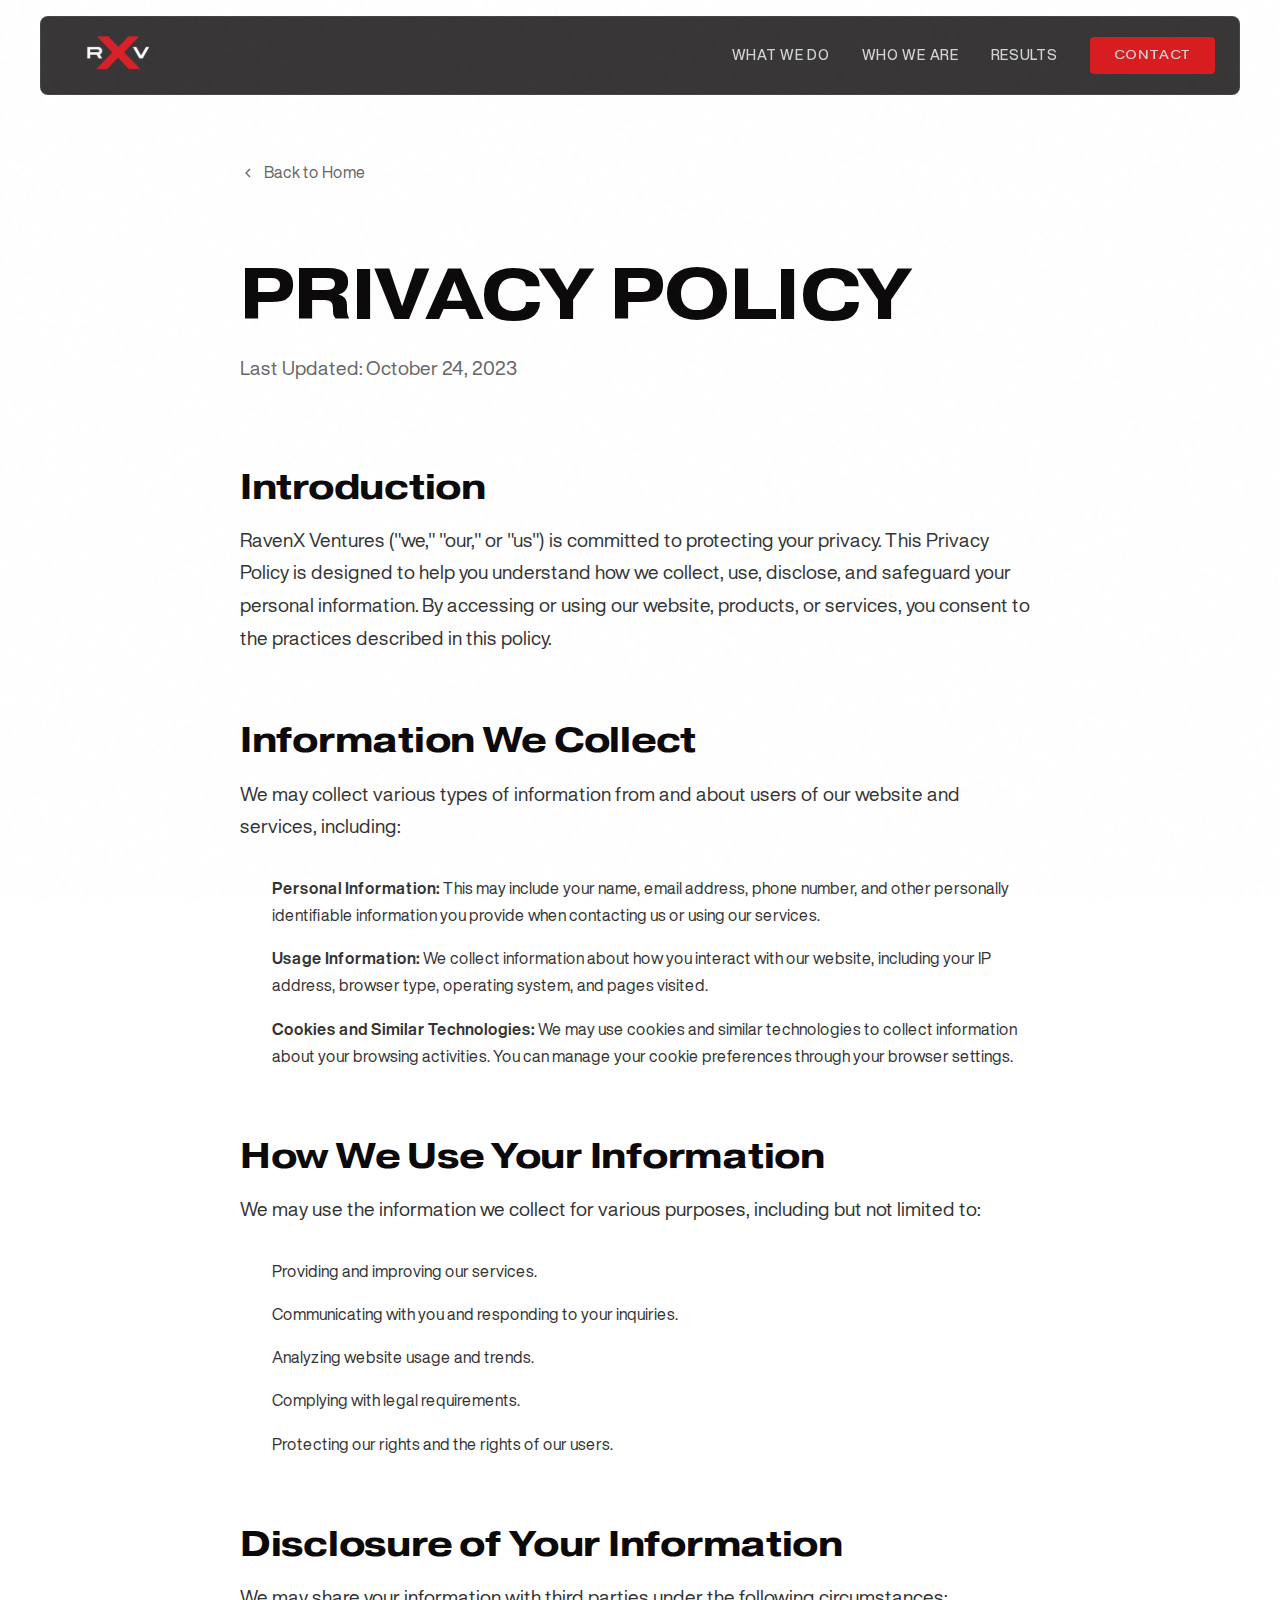
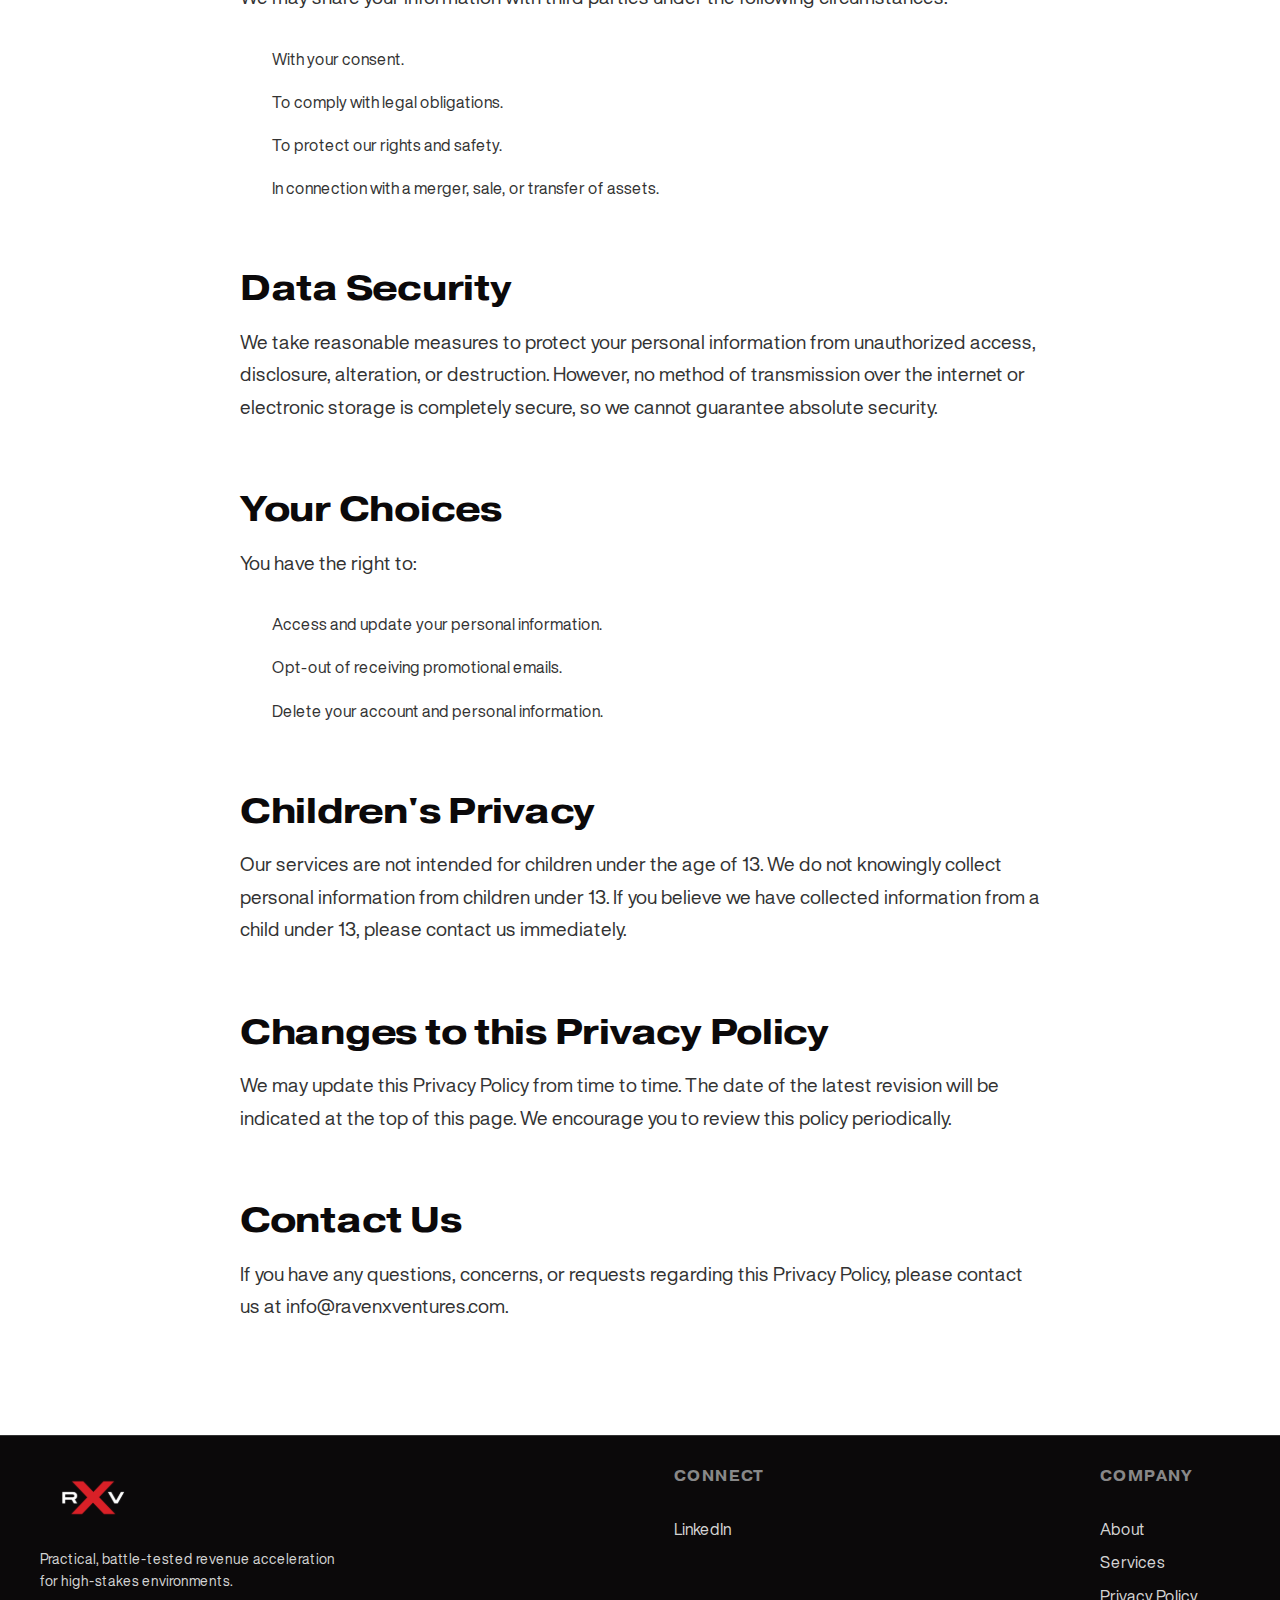
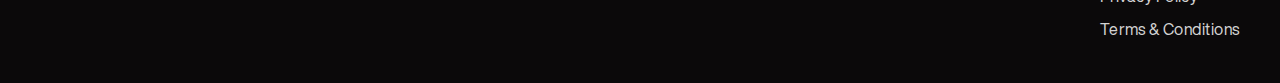
<file: privacy-policy.html>
<!DOCTYPE html>
<html lang="en">

<head>
    <meta charset="UTF-8">
    <meta name="viewport" content="width=device-width, initial-scale=1.0">
    <title>Privacy Policy | RavenX</title>
    <meta name="description" content="RavenX Ventures Privacy Policy">
    <link rel="stylesheet" href="styles.css">
    <style>
        body {
            background-color: #FFFFFF;
        }
        .legal-page {
            padding: calc(80px + var(--spacing-xl)) 0 var(--spacing-xl);
            min-height: 100vh;
            background-color: #FFFFFF;
        }
        .legal-content {
            max-width: 800px;
            margin: 0 auto;
        }
        .legal-content h1 {
            font-size: var(--text-title);
            margin-bottom: var(--spacing-sm);
            color: #0B090A;
        }
        .legal-content .last-updated {
            color: #666666;
            margin-bottom: var(--spacing-xl);
        }
        .legal-content h2 {
            font-size: var(--text-subtitle);
            margin-top: var(--spacing-lg);
            margin-bottom: var(--spacing-sm);
            color: #0B090A;
        }
        .legal-content p {
            color: #333333;
            margin-bottom: var(--spacing-md);
            line-height: 1.7;
        }
        .legal-content ul {
            color: #333333;
            margin-bottom: var(--spacing-md);
            padding-left: var(--spacing-md);
        }
        .legal-content li {
            margin-bottom: var(--spacing-sm);
            line-height: 1.7;
        }
        .back-link {
            display: inline-flex;
            align-items: center;
            gap: 0.5rem;
            color: #666666;
            margin-bottom: var(--spacing-lg);
            transition: color 0.2s ease;
        }
        .back-link:hover {
            color: #0B090A;
        }
    </style>
</head>

<body>

    <!-- Header -->
    <header class="site-header">
        <div class="container">
            <a href="index.html" class="logo"><img src="assets/logos/ravenx-icon.svg" alt="RavenX" class="logo-img"></a>
            <nav class="nav-links">
                <a href="index.html#services" data-section="services">What We Do</a>
                <a href="index.html#about" data-section="about">Who We Are</a>
                <a href="index.html#results" data-section="results">Results</a>
                <a href="index.html#contact" class="btn btn-primary"
                    style="padding: 0.5rem 1.5rem; font-size: 0.8rem;">Contact</a>
            </nav>
        </div>
    </header>

    <!-- Legal Content -->
    <section class="legal-page">
        <div class="container">
            <div class="legal-content">
                <a href="index.html" class="back-link">
                    <svg width="16" height="16" viewBox="0 0 24 24" fill="none" stroke="currentColor" stroke-width="2">
                        <path d="M15 18l-6-6 6-6"/>
                    </svg>
                    Back to Home
                </a>

                <h1>Privacy Policy</h1>
                <p class="last-updated">Last Updated: October 24, 2023</p>

                <h2>Introduction</h2>
                <p>RavenX Ventures ("we," "our," or "us") is committed to protecting your privacy. This Privacy Policy is designed to help you understand how we collect, use, disclose, and safeguard your personal information. By accessing or using our website, products, or services, you consent to the practices described in this policy.</p>

                <h2>Information We Collect</h2>
                <p>We may collect various types of information from and about users of our website and services, including:</p>
                <ul>
                    <li><strong>Personal Information:</strong> This may include your name, email address, phone number, and other personally identifiable information you provide when contacting us or using our services.</li>
                    <li><strong>Usage Information:</strong> We collect information about how you interact with our website, including your IP address, browser type, operating system, and pages visited.</li>
                    <li><strong>Cookies and Similar Technologies:</strong> We may use cookies and similar technologies to collect information about your browsing activities. You can manage your cookie preferences through your browser settings.</li>
                </ul>

                <h2>How We Use Your Information</h2>
                <p>We may use the information we collect for various purposes, including but not limited to:</p>
                <ul>
                    <li>Providing and improving our services.</li>
                    <li>Communicating with you and responding to your inquiries.</li>
                    <li>Analyzing website usage and trends.</li>
                    <li>Complying with legal requirements.</li>
                    <li>Protecting our rights and the rights of our users.</li>
                </ul>

                <h2>Disclosure of Your Information</h2>
                <p>We may share your information with third parties under the following circumstances:</p>
                <ul>
                    <li>With your consent.</li>
                    <li>To comply with legal obligations.</li>
                    <li>To protect our rights and safety.</li>
                    <li>In connection with a merger, sale, or transfer of assets.</li>
                </ul>

                <h2>Data Security</h2>
                <p>We take reasonable measures to protect your personal information from unauthorized access, disclosure, alteration, or destruction. However, no method of transmission over the internet or electronic storage is completely secure, so we cannot guarantee absolute security.</p>

                <h2>Your Choices</h2>
                <p>You have the right to:</p>
                <ul>
                    <li>Access and update your personal information.</li>
                    <li>Opt-out of receiving promotional emails.</li>
                    <li>Delete your account and personal information.</li>
                </ul>

                <h2>Children's Privacy</h2>
                <p>Our services are not intended for children under the age of 13. We do not knowingly collect personal information from children under 13. If you believe we have collected information from a child under 13, please contact us immediately.</p>

                <h2>Changes to this Privacy Policy</h2>
                <p>We may update this Privacy Policy from time to time. The date of the latest revision will be indicated at the top of this page. We encourage you to review this policy periodically.</p>

                <h2>Contact Us</h2>
                <p>If you have any questions, concerns, or requests regarding this Privacy Policy, please contact us at info@ravenxventures.com.</p>
            </div>
        </div>
    </section>

    <!-- Footer -->
    <footer class="site-footer">
        <div class="container">
            <div class="footer-content">
                <div class="footer-brand">
                    <a href="index.html" class="logo"><img src="assets/logos/ravenx-icon.svg" alt="RavenX" class="logo-img"></a>
                    <p>Practical, battle-tested revenue acceleration for high-stakes environments.</p>
                </div>
                <div class="footer-links">
                    <h4>Connect</h4>
                    <ul>
                        <li><a href="https://www.linkedin.com/in/jenmormile/" target="_blank">LinkedIn</a></li>
                    </ul>
                </div>
                <div class="footer-links">
                    <h4>Company</h4>
                    <ul>
                        <li><a href="index.html#about">About</a></li>
                        <li><a href="index.html#services">Services</a></li>
                        <li><a href="privacy-policy.html">Privacy Policy</a></li>
                        <li><a href="terms.html">Terms & Conditions</a></li>
                    </ul>
                </div>
            </div>
        </div>
    </footer>

</body>

</html>
</file>
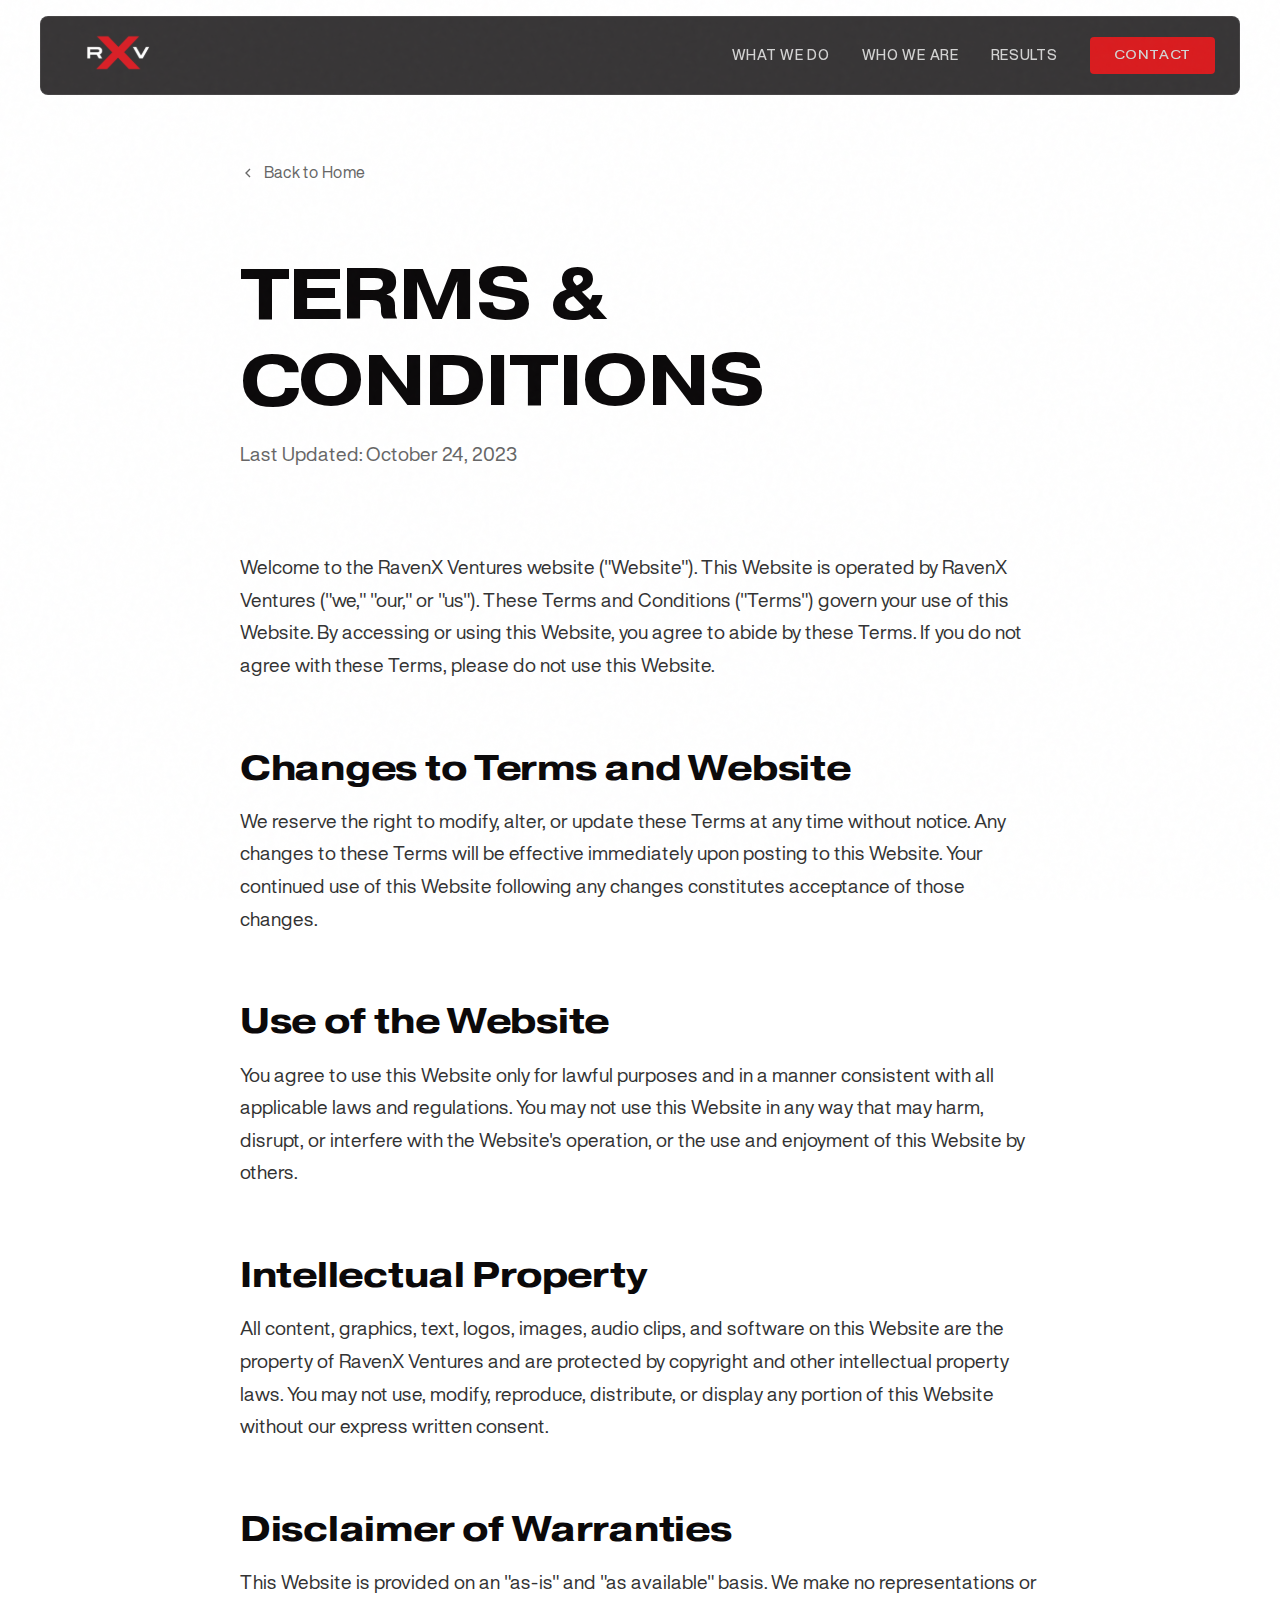
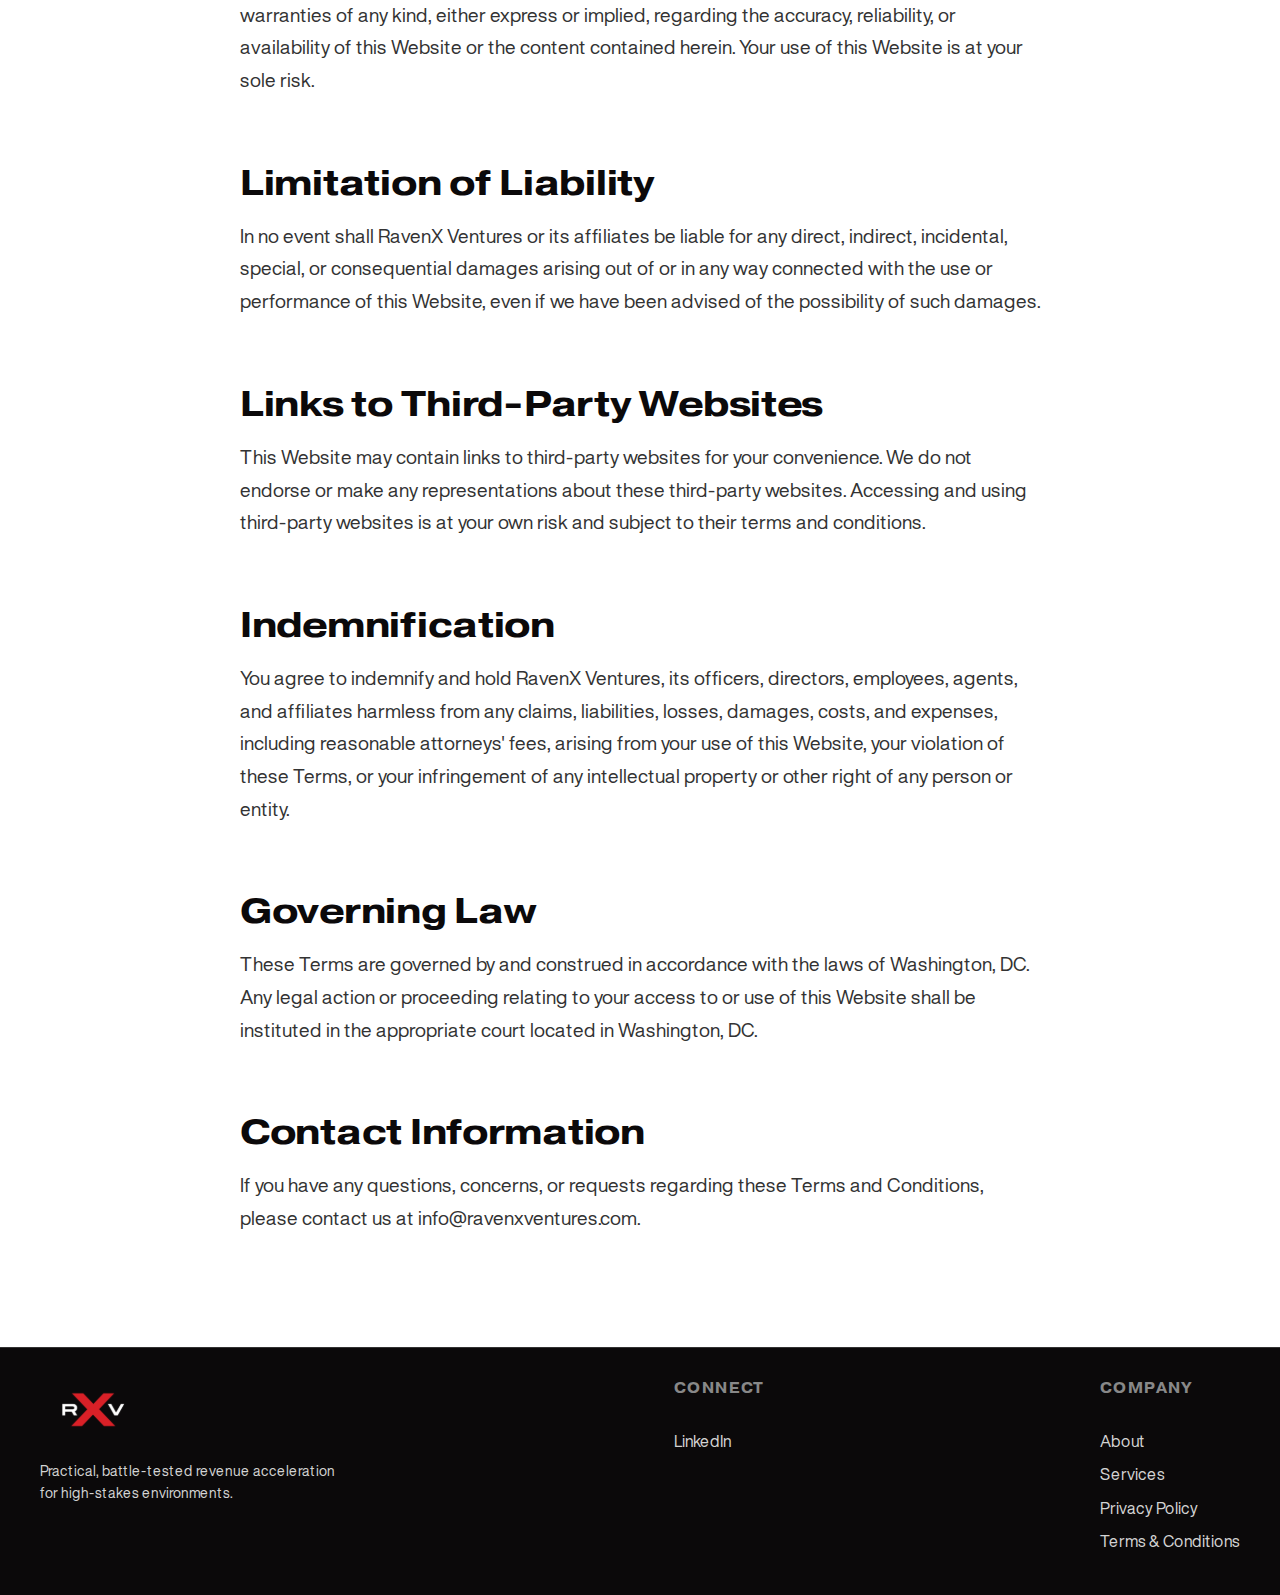
<file: terms.html>
<!DOCTYPE html>
<html lang="en">

<head>
    <meta charset="UTF-8">
    <meta name="viewport" content="width=device-width, initial-scale=1.0">
    <title>Terms & Conditions | RavenX</title>
    <meta name="description" content="RavenX Ventures Terms and Conditions">
    <link rel="stylesheet" href="styles.css">
    <style>
        body {
            background-color: #FFFFFF;
        }
        .legal-page {
            padding: calc(80px + var(--spacing-xl)) 0 var(--spacing-xl);
            min-height: 100vh;
            background-color: #FFFFFF;
        }
        .legal-content {
            max-width: 800px;
            margin: 0 auto;
        }
        .legal-content h1 {
            font-size: var(--text-title);
            margin-bottom: var(--spacing-sm);
            color: #0B090A;
        }
        .legal-content .last-updated {
            color: #666666;
            margin-bottom: var(--spacing-xl);
        }
        .legal-content h2 {
            font-size: var(--text-subtitle);
            margin-top: var(--spacing-lg);
            margin-bottom: var(--spacing-sm);
            color: #0B090A;
        }
        .legal-content p {
            color: #333333;
            margin-bottom: var(--spacing-md);
            line-height: 1.7;
        }
        .legal-content ul {
            color: #333333;
            margin-bottom: var(--spacing-md);
            padding-left: var(--spacing-md);
        }
        .legal-content li {
            margin-bottom: var(--spacing-sm);
            line-height: 1.7;
        }
        .back-link {
            display: inline-flex;
            align-items: center;
            gap: 0.5rem;
            color: #666666;
            margin-bottom: var(--spacing-lg);
            transition: color 0.2s ease;
        }
        .back-link:hover {
            color: #0B090A;
        }
    </style>
</head>

<body>

    <!-- Header -->
    <header class="site-header">
        <div class="container">
            <a href="index.html" class="logo"><img src="assets/logos/ravenx-icon.svg" alt="RavenX" class="logo-img"></a>
            <nav class="nav-links">
                <a href="index.html#services" data-section="services">What We Do</a>
                <a href="index.html#about" data-section="about">Who We Are</a>
                <a href="index.html#results" data-section="results">Results</a>
                <a href="index.html#contact" class="btn btn-primary"
                    style="padding: 0.5rem 1.5rem; font-size: 0.8rem;">Contact</a>
            </nav>
        </div>
    </header>

    <!-- Legal Content -->
    <section class="legal-page">
        <div class="container">
            <div class="legal-content">
                <a href="index.html" class="back-link">
                    <svg width="16" height="16" viewBox="0 0 24 24" fill="none" stroke="currentColor" stroke-width="2">
                        <path d="M15 18l-6-6 6-6"/>
                    </svg>
                    Back to Home
                </a>

                <h1>Terms & Conditions</h1>
                <p class="last-updated">Last Updated: October 24, 2023</p>

                <p>Welcome to the RavenX Ventures website ("Website"). This Website is operated by RavenX Ventures ("we," "our," or "us"). These Terms and Conditions ("Terms") govern your use of this Website. By accessing or using this Website, you agree to abide by these Terms. If you do not agree with these Terms, please do not use this Website.</p>

                <h2>Changes to Terms and Website</h2>
                <p>We reserve the right to modify, alter, or update these Terms at any time without notice. Any changes to these Terms will be effective immediately upon posting to this Website. Your continued use of this Website following any changes constitutes acceptance of those changes.</p>

                <h2>Use of the Website</h2>
                <p>You agree to use this Website only for lawful purposes and in a manner consistent with all applicable laws and regulations. You may not use this Website in any way that may harm, disrupt, or interfere with the Website's operation, or the use and enjoyment of this Website by others.</p>

                <h2>Intellectual Property</h2>
                <p>All content, graphics, text, logos, images, audio clips, and software on this Website are the property of RavenX Ventures and are protected by copyright and other intellectual property laws. You may not use, modify, reproduce, distribute, or display any portion of this Website without our express written consent.</p>

                <h2>Disclaimer of Warranties</h2>
                <p>This Website is provided on an "as-is" and "as available" basis. We make no representations or warranties of any kind, either express or implied, regarding the accuracy, reliability, or availability of this Website or the content contained herein. Your use of this Website is at your sole risk.</p>

                <h2>Limitation of Liability</h2>
                <p>In no event shall RavenX Ventures or its affiliates be liable for any direct, indirect, incidental, special, or consequential damages arising out of or in any way connected with the use or performance of this Website, even if we have been advised of the possibility of such damages.</p>

                <h2>Links to Third-Party Websites</h2>
                <p>This Website may contain links to third-party websites for your convenience. We do not endorse or make any representations about these third-party websites. Accessing and using third-party websites is at your own risk and subject to their terms and conditions.</p>

                <h2>Indemnification</h2>
                <p>You agree to indemnify and hold RavenX Ventures, its officers, directors, employees, agents, and affiliates harmless from any claims, liabilities, losses, damages, costs, and expenses, including reasonable attorneys' fees, arising from your use of this Website, your violation of these Terms, or your infringement of any intellectual property or other right of any person or entity.</p>

                <h2>Governing Law</h2>
                <p>These Terms are governed by and construed in accordance with the laws of Washington, DC. Any legal action or proceeding relating to your access to or use of this Website shall be instituted in the appropriate court located in Washington, DC.</p>

                <h2>Contact Information</h2>
                <p>If you have any questions, concerns, or requests regarding these Terms and Conditions, please contact us at info@ravenxventures.com.</p>
            </div>
        </div>
    </section>

    <!-- Footer -->
    <footer class="site-footer">
        <div class="container">
            <div class="footer-content">
                <div class="footer-brand">
                    <a href="index.html" class="logo"><img src="assets/logos/ravenx-icon.svg" alt="RavenX" class="logo-img"></a>
                    <p>Practical, battle-tested revenue acceleration for high-stakes environments.</p>
                </div>
                <div class="footer-links">
                    <h4>Connect</h4>
                    <ul>
                        <li><a href="https://www.linkedin.com/in/jenmormile/" target="_blank">LinkedIn</a></li>
                    </ul>
                </div>
                <div class="footer-links">
                    <h4>Company</h4>
                    <ul>
                        <li><a href="index.html#about">About</a></li>
                        <li><a href="index.html#services">Services</a></li>
                        <li><a href="privacy-policy.html">Privacy Policy</a></li>
                        <li><a href="terms.html">Terms & Conditions</a></li>
                    </ul>
                </div>
            </div>
        </div>
    </footer>

</body>

</html>
</file>
<file: styles.css>
/*
   RavenX - Design System
   Based on Brand Guide: Dark Mode, Red Accent, Premium Feel
*/

/* Custom Fonts */
@font-face {
    font-family: 'Pragmatica Extended';
    src: url('assets/fonts/PragmaticaExtended-Book.ttf') format('truetype');
    font-weight: 400;
    font-style: normal;
    font-display: swap;
}

@font-face {
    font-family: 'Pragmatica Extended';
    src: url('assets/fonts/pragmatica-extended-bold.ttf') format('truetype');
    font-weight: 700;
    font-style: normal;
    font-display: swap;
}

@font-face {
    font-family: 'Helvetica Now';
    src: url('assets/fonts/HelveticaNowDisplay-ExtraLight.ttf') format('truetype');
    font-weight: 200;
    font-style: normal;
    font-display: swap;
}

@font-face {
    font-family: 'Helvetica Now';
    src: url('assets/fonts/HelveticaNowDisplay-Regular.ttf') format('truetype');
    font-weight: 400;
    font-style: normal;
    font-display: swap;
}

@font-face {
    font-family: 'Helvetica Now';
    src: url('assets/fonts/HelveticaNowDisplay-Medium.ttf') format('truetype');
    font-weight: 500;
    font-style: normal;
    font-display: swap;
}

@font-face {
    font-family: 'Helvetica Now';
    src: url('assets/fonts/HelveticaNowDisplay-Bold.ttf') format('truetype');
    font-weight: 700;
    font-style: normal;
    font-display: swap;
}

:root {
    /* Colors */
    --color-bg: #0B090A;
    --color-surface: #161616;
    --color-surface-hover: #1F1F1F;
    --color-accent: #D91C1F;
    --color-accent-hover: #B01215;
    --color-text-main: #F5F3F4;
    --color-text-secondary: #D3D3D3;
    --color-text-muted: #888888;
    --color-border: #333333;

    /* Typography - Fonts */
    --font-heading: 'Pragmatica Extended', sans-serif;
    --font-body: 'Helvetica Now', sans-serif;

    /* Typography - Font Sizes (change these to update globally) */
    --text-display: clamp(2.25rem, 4.5vw, 4rem);
    /* Hero headline */
    --text-title: clamp(2.5rem, 6vw, 4.5rem);
    /* Section titles: "What We Do", "Who We Are" */
    --text-subtitle: clamp(1.75rem, 3vw, 2.25rem);
    /* Secondary headings: founder names, service headlines */
    --text-body: 1.2rem;
    /* Body text */
    --text-body-large: 1.5rem;
    /* Large body text */
    --text-small: 0.875rem;
    /* Small UI text */
    --text-label: 0.75rem;
    /* Labels, tiny text */
    --text-stat: 2.5rem;
    /* Stat numbers */
    --text-stat-large: 4rem;
    /* Large stat numbers (01, 02, 03) */

    /* Spacing */
    --spacing-xs: 0.5rem;
    --spacing-sm: 1rem;
    --spacing-md: 2rem;
    --spacing-lg: 4rem;
    --spacing-xl: 5rem;

    /* Layout */
    --container-width: 1200px;
    --header-height: 80px;
}

/* Reset & Base */
* {
    margin: 0;
    padding: 0;
    box-sizing: border-box;
}

html {
    scroll-behavior: smooth;
}

body {
    background-color: var(--color-bg);
    color: var(--color-text-main);
    font-family: var(--font-body);
    line-height: 1.6;
    -webkit-font-smoothing: antialiased;
    overflow-x: hidden;
    position: relative;
    width: 100%;
    background-image:
        radial-gradient(ellipse 100% 80% at 10% 30%, rgba(20, 35, 60, 0.5) 0%, transparent 50%),
        radial-gradient(ellipse 80% 60% at 90% 15%, rgba(45, 20, 35, 0.4) 0%, transparent 45%),
        radial-gradient(ellipse 90% 70% at 75% 85%, rgba(30, 20, 50, 0.35) 0%, transparent 50%);
}

body::after {
    content: "";
    position: fixed;
    top: 0;
    left: 0;
    width: 100%;
    height: 100%;
    background-image: url("data:image/svg+xml,%3Csvg viewBox='0 0 200 200' xmlns='http://www.w3.org/2000/svg'%3E%3Cfilter id='noiseFilter'%3E%3CfeTurbulence type='fractalNoise' baseFrequency='0.65' numOctaves='3' stitchTiles='stitch'/%3E%3C/filter%3E%3Crect width='100%25' height='100%25' filter='url(%23noiseFilter)' opacity='0.05'/%3E%3C/svg%3E");
    pointer-events: none;
    z-index: 9999;
    opacity: 0.4;
}

h1,
h2,
h3,
h4,
h5,
h6 {
    font-family: var(--font-heading);
    font-weight: 700;
    line-height: 1.2;
    letter-spacing: -0.0075em;
    color: var(--color-text-main);
}

h1 {
    font-size: var(--text-display);
    text-transform: uppercase;
    font-weight: 700;
}

h2 {
    font-size: var(--text-title);
    margin-bottom: var(--spacing-md);
}

h3 {
    font-size: var(--text-subtitle);
    margin-bottom: var(--spacing-sm);
}

p {
    color: var(--color-text-secondary);
    margin-bottom: var(--spacing-sm);
    font-size: var(--text-body);
}

a {
    text-decoration: none;
    color: inherit;
    transition: color 0.3s ease;
}

/* Animations */
@keyframes fadeInUp {
    from {
        opacity: 0;
        transform: translateY(20px);
    }

    to {
        opacity: 1;
        transform: translateY(0);
    }
}

.fade-in {
    animation: fadeInUp 0.8s ease-out forwards;
    opacity: 0;
}

.delay-100 {
    animation-delay: 0.1s;
}

.delay-200 {
    animation-delay: 0.2s;
}

.delay-300 {
    animation-delay: 0.3s;
}

ul {
    list-style: none;
}

/* Utilities */
.container {
    max-width: var(--container-width);
    margin: 0 auto;
    padding: 0 var(--spacing-md);
}

.btn {
    display: inline-flex;
    align-items: center;
    justify-content: center;
    padding: 1rem 2rem;
    font-family: var(--font-heading);
    font-weight: 600;
    text-transform: uppercase;
    letter-spacing: 0.05em;
    border-radius: 4px;
    transition: all 0.3s ease;
    cursor: pointer;
    border: none;
}

.btn-primary {
    background-color: var(--color-accent);
    color: var(--color-text-main);
}

.btn-primary:hover {
    background-color: var(--color-accent-hover);
    transform: translateY(-2px);
    box-shadow: 0 4px 12px rgba(217, 28, 31, 0.3);
}

.btn-outline {
    background-color: transparent;
    border: 1px solid var(--color-text-main);
    color: var(--color-text-main);
}

.btn-outline:hover {
    background-color: var(--color-text-main);
    color: var(--color-bg);
}

.text-accent {
    color: var(--color-accent);
}

/* Header */
.site-header {
    position: fixed;
    top: 0;
    left: 0;
    width: 100%;
    z-index: 1000;
    padding: var(--spacing-sm) var(--spacing-md);
    transition: transform 0.3s ease;
}

.site-header.header-hidden {
    transform: translateY(-100%);
}

.site-header .container {
    max-width: 1200px;
    margin: 0 auto;
    display: flex;
    justify-content: space-between;
    align-items: center;
    background-color: rgba(20, 18, 19, 0.85);
    backdrop-filter: blur(12px);
    border: 1px solid rgba(255, 255, 255, 0.08);
    border-radius: 8px;
    padding: 0.4rem 1.5rem;
}

.logo {
    font-family: var(--font-heading);
    font-weight: 700;
    font-size: 1.5rem;
    letter-spacing: 0.1em;
    text-transform: uppercase;
}

/* RESTORED LOGO STYLES */
.logo span {
    color: var(--color-accent);
}

.logo-img {
    height: 4rem;
    width: auto;
    display: block;
    margin-left: 0;
}

/* Hamburger Menu */
.hamburger {
    display: none;
    flex-direction: column;
    justify-content: space-between;
    width: 30px;
    height: 21px;
    background: none;
    border: none;
    cursor: pointer;
    z-index: 1001;
    padding: 0;
}

.hamburger span {
    width: 100%;
    height: 3px;
    background-color: var(--color-text-main);
    border-radius: 3px;
    transition: all 0.3s ease;
}

/* Mobile Nav Overlay */
@media (max-width: 768px) {
    .hamburger {
        display: flex;
    }

    .nav-links {
        display: flex;
        position: fixed;
        top: 0;
        left: 0;
        right: 0;
        bottom: 0;
        background-color: var(--color-bg);
        flex-direction: column;
        justify-content: center;
        align-items: center;
        gap: 2rem;
        transform: translateX(100%);
        transition: transform 0.3s cubic-bezier(0.4, 0, 0.2, 1);
        z-index: 1000;
        padding: 2rem;
    }

    .nav-links.active {
        transform: translateX(0);
    }

    .nav-links a {
        font-size: 2rem;
        font-family: var(--font-heading);
    }

    /* Hamburger Animation */
    .hamburger.active span:nth-child(1) {
        transform: rotate(45deg) translate(5px, 6px);
    }

    .hamburger.active span:nth-child(2) {
        opacity: 0;
    }

    .hamburger.active span:nth-child(3) {
        transform: rotate(-45deg) translate(5px, -6px);
    }

    body.no-scroll {
        overflow: hidden;
    }
}


.nav-links {
    display: flex;
    gap: var(--spacing-md);
    align-items: center;
}

.nav-links a {
    font-size: var(--text-small);
    font-weight: 500;
    text-transform: uppercase;
    letter-spacing: 0.05em;
    color: var(--color-text-secondary);
}

.nav-links a:hover {
    color: var(--color-text-main);
}

.nav-links a.active {
    color: var(--color-text-main);
}

.nav-links a.active::after {
    content: '';
    position: absolute;
    bottom: -4px;
    left: 0;
    right: 0;
    height: 2px;
    background-color: var(--color-accent);
    border-radius: 1px;
}

.nav-links a[data-section] {
    position: relative;
}

/* Hero Section */
.hero {
    min-height: 100vh;
    display: flex;
    flex-direction: column;
    justify-content: space-between;
    gap: var(--spacing-md);
    padding-top: 160px;
    padding-bottom: 0;
    position: relative;
    background-image: url('assets/images/raven_feathers.png');
    background-size: cover;
    background-position: center;
    background-repeat: no-repeat;
}

.hero::before {
    content: '';
    position: absolute;
    top: 0;
    left: 0;
    right: 0;
    bottom: 0;
    background: linear-gradient(to bottom, rgba(11, 9, 10, 0.2) 0%, rgba(11, 9, 10, 0.5) 50%, var(--color-bg) 100%);
    z-index: 0;
}

.hero>* {
    position: relative;
    z-index: 1;
}

.hero-content {
    max-width: 800px;
}

.hero-eyebrow {
    font-family: var(--font-heading);
    color: var(--color-accent);
    text-transform: uppercase;
    letter-spacing: 0.2em;
    font-weight: 700;
    margin-bottom: var(--spacing-sm);
    display: block;
}


.hero h1 {
    font-size: var(--text-display);
    margin-bottom: var(--spacing-md);
    line-height: 1.05;
}

.hero p {
    font-size: var(--text-body-large);
    max-width: 600px;
    margin-bottom: var(--spacing-lg);
    color: var(--color-text-secondary);
}

/* Trusted By Section (Inside Hero) */
.hero-trusted {
    position: relative;
    width: 100%;
    padding: var(--spacing-sm) 0 var(--spacing-md);
    border-top: 1px solid rgba(255, 255, 255, 0.05);
    background: linear-gradient(to top, var(--color-bg) 0%, rgba(11, 9, 10, 0) 100%);
    z-index: 10;
}

.trusted-label {
    text-align: center;
    font-size: var(--text-label);
    text-transform: uppercase;
    letter-spacing: 0.1em;
    color: var(--color-text-muted);
    margin-bottom: var(--spacing-md);
    display: block;
}

.logo-grid {
    display: flex;
    justify-content: center;
    align-items: center;
    flex-wrap: wrap;
    gap: var(--spacing-lg);
    opacity: 0.8;
}

.client-logo-img {
    height: 30px;
    width: auto;
    max-width: 150px;
    object-fit: contain;
    filter: brightness(0) invert(1);
    /* Force all logos to white */
    opacity: 0.65;
    transition: all 0.3s ease;
}

.client-logo-img:hover {
    opacity: 1;
    /* Keep them white on hover for consistency, or remove filter to show color if safe */
    /* For now, staying white is safer for black logos on dark bg */
}


/* Services Section */
.services-section {
    padding: var(--spacing-xl) 0;
    background-color: #FFFFFF;
    border-top: 5px solid var(--color-accent);
}

.services-section .container {
    max-width: var(--container-width);
}

.services-title {
    font-size: var(--text-title);
    color: #0B090A;
    text-align: center;
    margin-bottom: var(--spacing-xl);
    font-weight: 700;
}

.service-item {
    display: flex;
    gap: 2rem;
    padding: 2.5rem 0;
    border-bottom: 1px solid #E0E0E0;
    align-items: center;
}

.service-item:last-child {
    border-bottom: none;
}

.service-badge {
    width: 80px;
    height: 80px;
    background: var(--color-accent);
    color: white;
    font-family: var(--font-heading);
    font-size: 2rem;
    font-weight: 700;
    display: flex;
    align-items: center;
    justify-content: center;
    flex-shrink: 0;
}

.service-content {
    flex: 1;
}

.service-headline {
    font-size: clamp(1.75rem, 4vw, 2.5rem);
    color: #0B090A;
    font-weight: 700;
    margin-bottom: var(--spacing-sm);
    line-height: 1.2;
}

.service-headline .text-accent {
    color: var(--color-accent);
}

.service-tagline {
    font-size: var(--text-body);
    font-weight: 600;
    color: var(--color-accent);
    margin-bottom: var(--spacing-sm);
}

.service-body {
    font-size: var(--text-body);
    color: #555555;
    line-height: 1.7;
}

/* Mobile responsive for services */
@media (max-width: 600px) {
    .service-item {
        flex-direction: column;
        gap: 1.5rem;
    }

    .service-badge {
        width: 60px;
        height: 60px;
        font-size: 1.5rem;
    }
}

/* Section header for other sections */
.section-header-bold {
    text-align: center;
    margin-bottom: var(--spacing-xl);
}

.section-header-bold h2 {
    font-size: var(--text-title);
    color: var(--color-text-main);
    text-transform: none;
    letter-spacing: -0.02em;
    font-weight: 700;
    margin-bottom: var(--spacing-md);
}

/* Footer */
.site-footer {
    padding: var(--spacing-md) 0;
    border-top: 1px solid var(--color-border);
    background-color: var(--color-bg);
}

.footer-content {
    display: flex;
    justify-content: space-between;
    align-items: flex-start;
    flex-wrap: wrap;
    gap: var(--spacing-lg);
}

.footer-brand p {
    font-size: var(--text-small);
    max-width: 300px;
    margin-top: var(--spacing-sm);
}

.footer-links h4 {
    font-size: var(--text-small);
    text-transform: uppercase;
    letter-spacing: 0.1em;
    margin-bottom: var(--spacing-md);
    color: var(--color-text-muted);
}

.footer-links ul li {
    margin-bottom: 0.5rem;
}

.footer-links a {
    color: var(--color-text-secondary);
}

.footer-links a:hover {
    color: var(--color-accent);
}

/* Responsive */
@media (max-width: 768px) {
    :root {
        --spacing-md: 1.5rem;
        --spacing-lg: 3rem;
        --spacing-xl: 4rem;
    }

    .container {
        padding: 0 1.25rem;
    }

    h1 {
        font-size: 2.5rem;
        /* Fallback */
        font-size: clamp(2.5rem, 8vw, 3.5rem);
    }

    .section-grid {
        grid-template-columns: 1fr;
    }

    /* Mobile Header - Full Width */
    .site-header {
        padding: 0;
    }

    .site-header .container {
        border-radius: 0;
        border-left: none;
        border-right: none;
        border-top: none;
        background-color: rgba(11, 9, 10, 0.95);
        /* Slightly darker/solid for mobile */
        max-width: 100%;
    }

    /* Mobile Nav Overlay */
    .nav-links {
        display: flex;
        position: fixed;
        top: 0;
        left: 0;
        right: 0;
        bottom: 0;
        background-color: var(--color-bg);
        flex-direction: column;
        justify-content: center;
        align-items: center;
        gap: 2rem;
        transform: translateX(100%);
        visibility: hidden;
        /* Hide when closed */
        transition: transform 0.3s cubic-bezier(0.4, 0, 0.2, 1), visibility 0.3s;
        z-index: 1000;
        padding: 2rem;
    }

    .nav-links.active {
        transform: translateX(0);
        visibility: visible;
    }

    /* Hero adjustments */
    .hero {
        padding-top: 100px;
        min-height: auto;
        padding-bottom: var(--spacing-lg);
    }

    .hero-content {
        text-align: left;
    }

    .hero-actions {
        display: flex;
        flex-direction: column;
        gap: 1rem;
    }

    .hero-actions .btn {
        width: 100%;
        margin-left: 0 !important;
    }

    /* Trusted By adjustments */
    .logo-grid {
        gap: 1.5rem;
    }

    .client-logo-img {
        max-width: 100px;
        height: 24px;
    }
}

/* Founders' Dossier */
.founders-dossier {
    padding: var(--spacing-xl) 0;
    background-color: var(--color-surface);
    position: relative;
}

.section-label {
    display: inline-block;
    font-size: var(--text-small);
    text-transform: uppercase;
    letter-spacing: 0.1em;
    color: var(--color-accent);
    margin-bottom: var(--spacing-lg);
    padding: 0.5rem 1.5rem;
    border: 1px solid var(--color-accent);
    border-radius: 8px;
    font-weight: 600;
}

.founders-dossier .container {
    display: flex;
    flex-direction: column;
    align-items: center;
}

.founders-dossier .section-header-bold h2 {
    color: var(--color-text-main);
}

.founder-card {
    display: grid;
    grid-template-columns: 320px 1fr;
    gap: 3rem;
    margin-bottom: var(--spacing-xl);
    padding-bottom: var(--spacing-xl);
    border-bottom: 1px solid rgba(255, 255, 255, 0.05);
    align-items: start;
    width: 100%;
}

.founder-card:last-child {
    border-bottom: none;
    margin-bottom: 0;
    padding-bottom: 0;
}

.founder-left-col {
    display: flex;
    flex-direction: column;
    align-items: center;
    text-align: center;
}

.founder-photo {
    width: 300px;
    height: 300px;
    border-radius: 50%;
    overflow: hidden;
    border: 3px solid rgba(255, 255, 255, 0.1);
    margin-bottom: 1.5rem;
}

.founder-photo img {
    width: 100%;
    height: 100%;
    object-fit: cover;
}

.founder-stats {
    display: grid;
    grid-template-columns: repeat(3, 1fr);
    gap: 0.75rem;
    width: 100%;
}

.stat-item {
    display: flex;
    flex-direction: column;
    text-align: center;
}

.stat-value {
    font-family: var(--font-heading);
    font-size: 1.75rem;
    font-weight: 700;
    color: var(--color-accent);
    line-height: 1;
    margin-bottom: 0.25rem;
    white-space: nowrap;
}

.stat-label {
    font-size: var(--text-label);
    text-transform: uppercase;
    letter-spacing: 0.05em;
    color: var(--color-text-muted);
}

.founder-right-col {
    padding-top: 0.5rem;
}

.founder-role {
    display: block;
    font-family: var(--font-body);
    font-size: var(--text-small);
    text-transform: uppercase;
    letter-spacing: 0.1em;
    color: var(--color-text-muted);
    margin-bottom: 0.25rem;
}

.founder-name {
    font-size: var(--text-subtitle);
    margin-bottom: var(--spacing-md);
    letter-spacing: -0.02em;
}

.founder-bio {
    font-size: var(--text-body);
    color: var(--color-text-secondary);
    margin-bottom: var(--spacing-sm);
    line-height: 1.7;
}

/* RESTORED LOGO STYLES */
.logo span {
    color: var(--color-accent);
}

.logo-img {
    height: 4rem;
    width: auto;
    display: block;
    margin-left: -0.5rem;
}

.highlight {
    color: var(--color-text-main);
    font-weight: 600;
    border-bottom: 2px solid var(--color-accent);
    padding-bottom: 1px;
}

/* Mobile responsive for Founders */
@media (max-width: 900px) {
    .founder-card {
        grid-template-columns: 1fr;
        gap: 2rem;
        text-align: center;
    }

    .founder-left-col {
        width: 100%;
    }

    .founder-photo {
        margin: 0 auto 1.5rem;
    }

    .founder-right-col {
        text-align: left;
        /* Keep bio text readable */
    }

    .founder-stats {
        max-width: 400px;
        margin: 0 auto;
    }
}

@media (max-width: 600px) {
    .founder-right-col {
        text-align: left;
    }

    .founder-name {
        text-align: center;
    }

    .founder-role {
        text-align: center;
    }
}

/* Founders Featured In */
.founders-featured {
    align-self: stretch;
    width: 100vw;
    margin-left: calc((100% - 100vw) / 2);
    padding: var(--spacing-lg) 0 var(--spacing-md);
    margin-bottom: var(--spacing-xl);
    background-color: #FFFFFF;
    overflow: hidden;
}

.founders-featured .as-seen-title {
    margin-bottom: var(--spacing-sm);
    color: #0B090A;
    text-align: center;
}

.featured-carousel {
    display: flex;
    align-items: center;
    max-width: 1200px;
    margin: 0 auto;
    padding: 0 var(--spacing-md);
}

.carousel-arrow {
    background: none;
    border: 1px solid #E0E0E0;
    border-radius: 50%;
    width: 40px;
    height: 40px;
    display: flex;
    align-items: center;
    justify-content: center;
    cursor: pointer;
    flex-shrink: 0;
    transition: border-color 0.2s ease;
}

.carousel-arrow:hover {
    border-color: #0B090A;
}

.carousel-arrow svg {
    width: 16px;
    height: 16px;
    stroke: #0B090A;
}

.featured-logos-wrapper {
    overflow: hidden;
    flex: 1;
    margin: 0 2rem;
}

.featured-logos {
    display: flex;
    align-items: center;
    gap: 3rem;
    transition: transform 0.3s ease;
}

.featured-logos img {
    height: 28px;
    width: auto;
    flex-shrink: 0;
}

/* As Seen In */
.as-seen-in {
    padding: var(--spacing-lg) 0;
    background-color: var(--color-bg);
}

.as-seen-title {
    font-size: var(--text-subtitle);
    margin-bottom: var(--spacing-md);
    color: var(--color-text-main);
    font-weight: 700;
}

.as-seen-in .container {
    display: flex;
    flex-direction: column;
    align-items: center;
}

.recognition-grid {
    display: flex;
    justify-content: center;
    align-items: center;
    flex-wrap: nowrap;
    gap: var(--spacing-sm);
    font-family: var(--font-heading);
    font-size: var(--text-label);
    color: var(--color-text-secondary);
    text-transform: uppercase;
    letter-spacing: 0.05em;
}

.recognition-item {
    white-space: nowrap;
}

.separator {
    color: var(--color-text-muted);
    opacity: 0.5;
}

/* Responsive */
@media (max-width: 768px) {
    .founder-card {
        grid-template-columns: 1fr;
        gap: var(--spacing-lg);
    }

    .founder-left-col {
        align-items: center;
    }

    .founder-photo {
        width: 200px;
        height: 200px;
    }

    .founder-right-col {
        text-align: center;
    }

    .founder-stats {
        grid-template-columns: repeat(3, 1fr);
    }

    .interlude-text {
        font-size: 1.5rem;
    }
}

/* Desktop Alignment: Match Navbar Width Exactly */
@media (min-width: 1200px) {

    section .container,
    .site-footer .container {
        padding: 0 0 0 0;
    }
}
</file>
